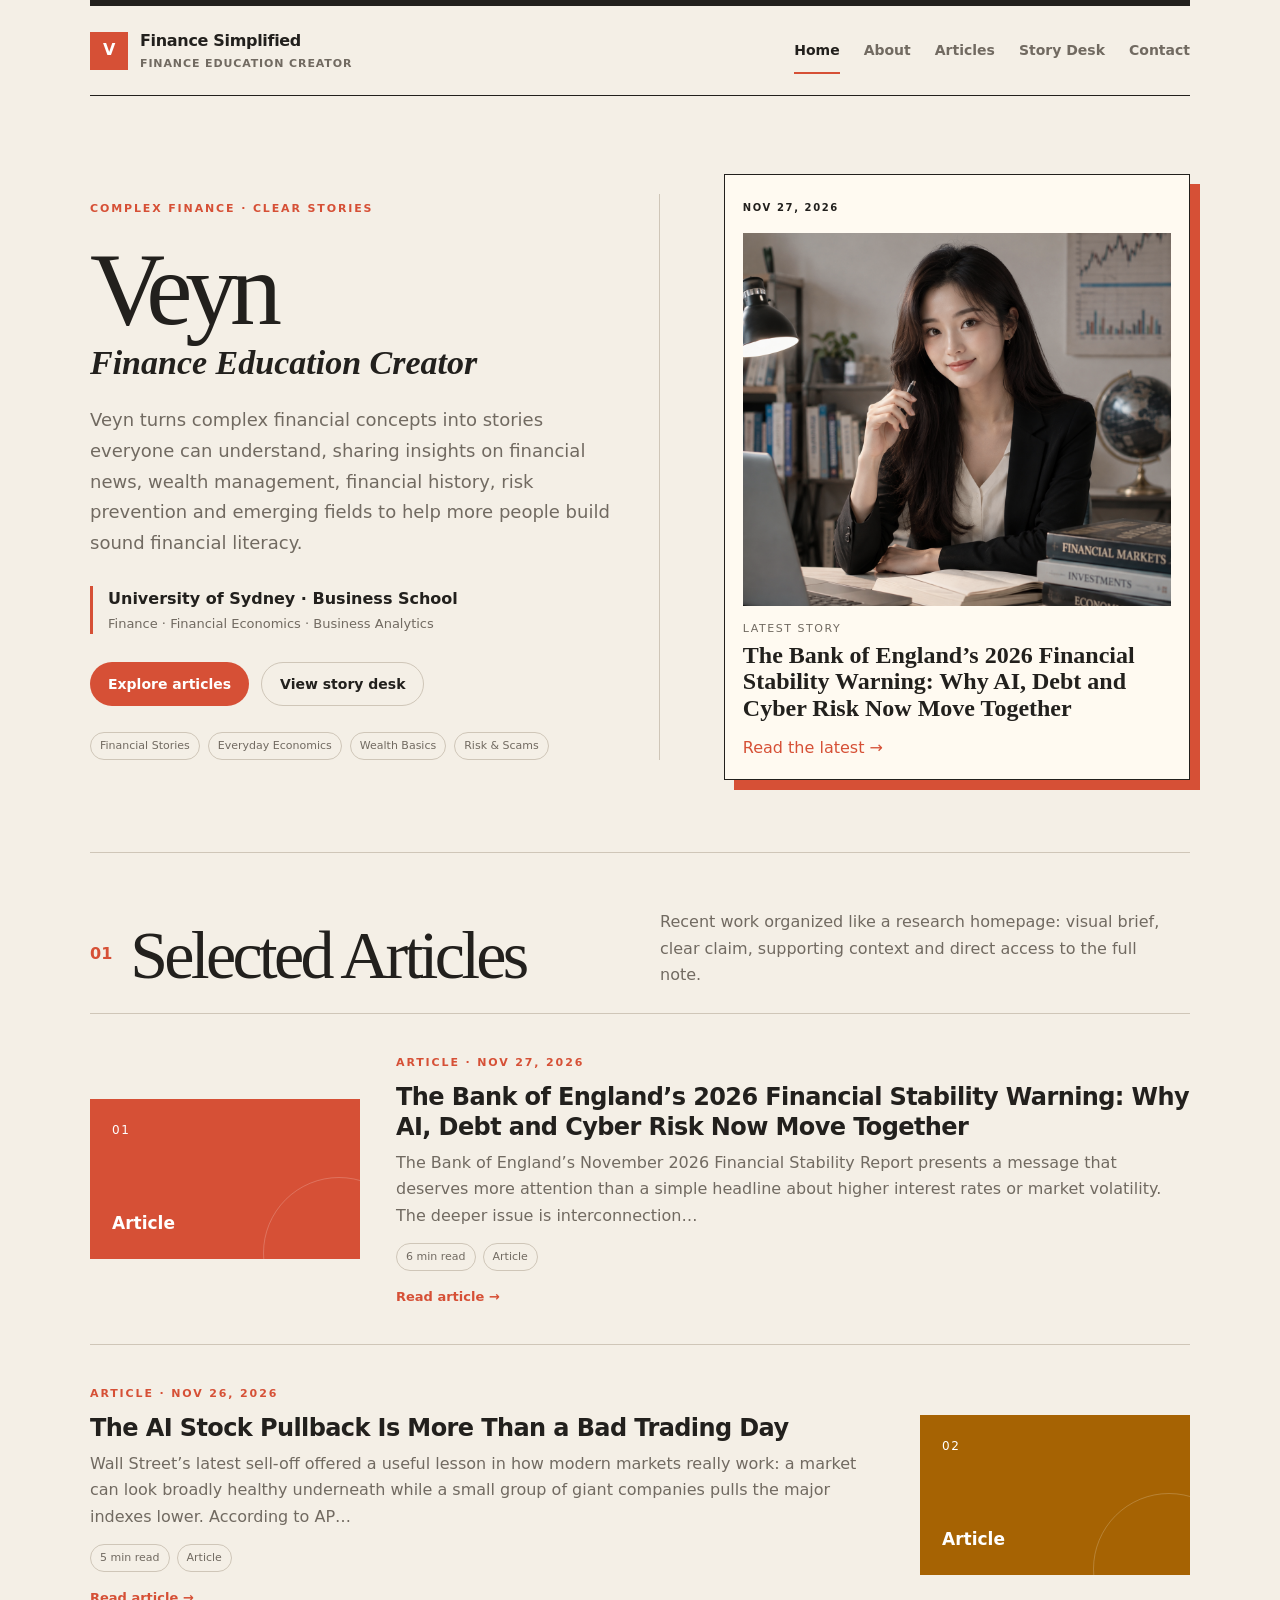
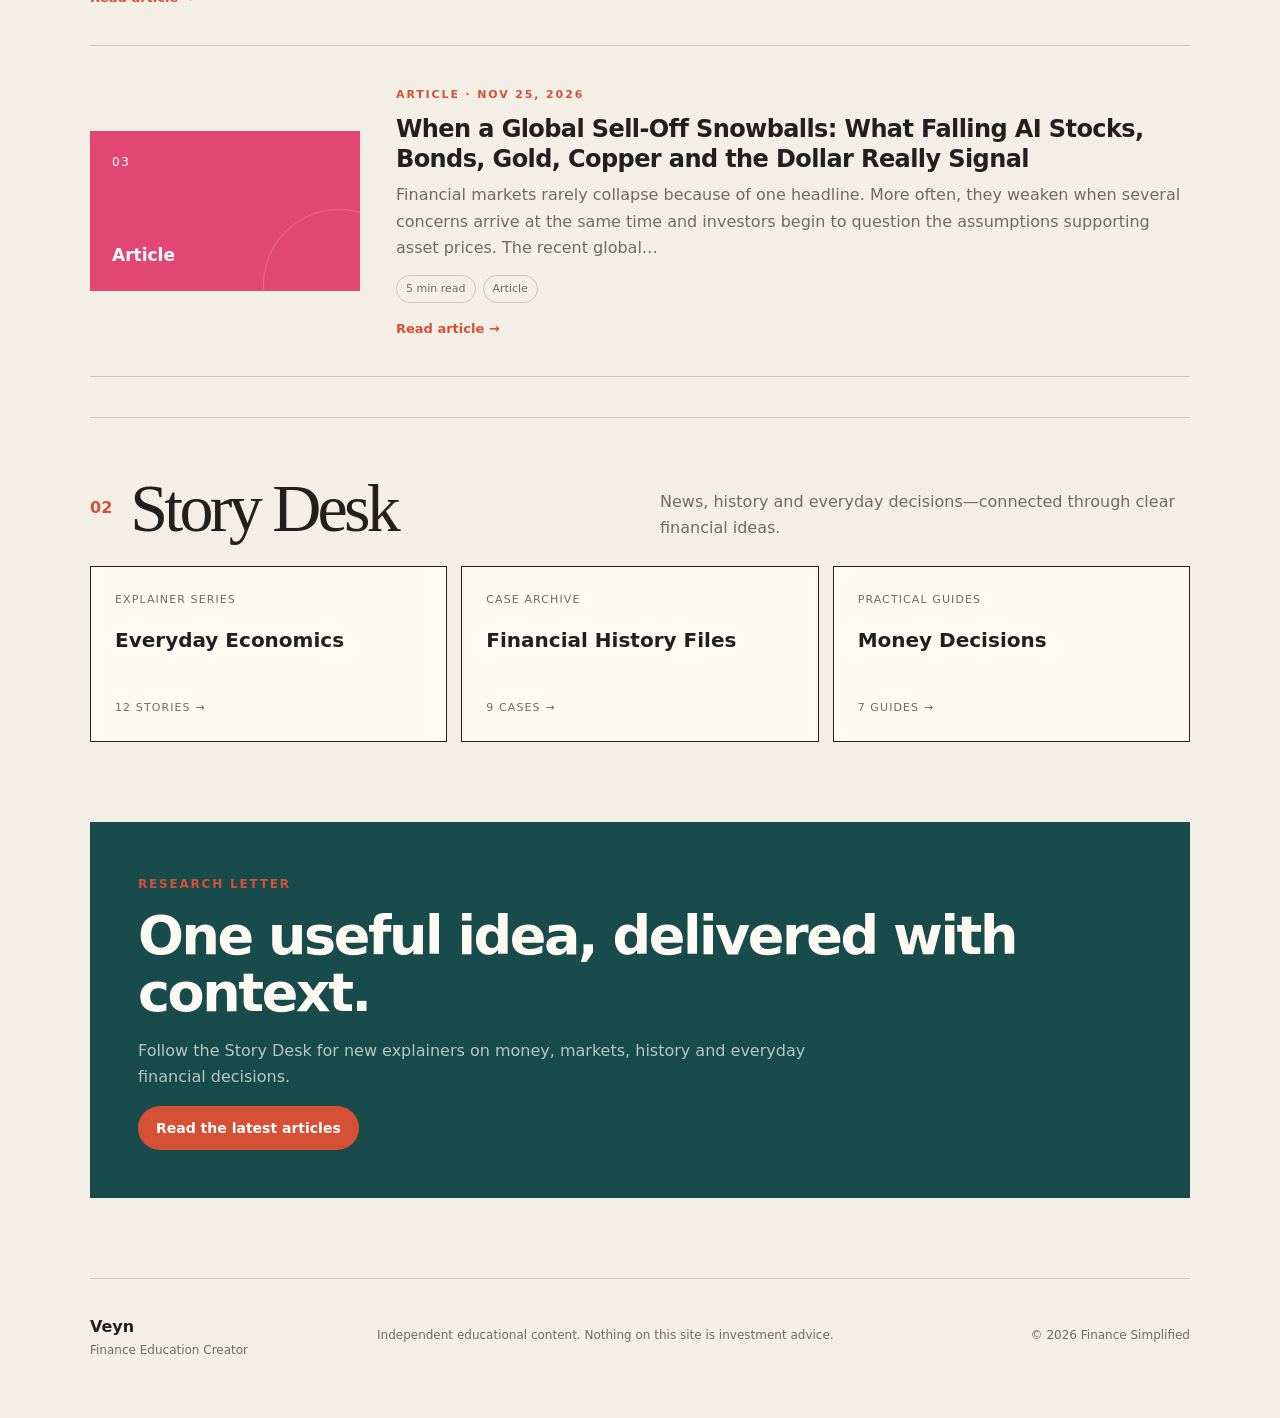
<file: index.html>
<!doctype html>
<html lang="en">
<head>
  <meta charset="utf-8">
  <meta name="viewport" content="width=device-width, initial-scale=1">
  <meta name="description" content="Veyn — Finance Education Creator, articles and research.">
  <meta name="theme-color" content="#10141f">
  <title>Home · Veyn</title>
  <link rel="stylesheet" href="css/main.css">
  <link rel="stylesheet" href="css/theme.css">
  <link rel="stylesheet" href="css/responsive.css?v=20260813">
  <script src="config.js"></script>
  <script src="js/main.js" defer></script>
</head>
<body class="theme-editorial">
  <a class="skip-link" href="#content">Skip to content</a>
  <div class="site-shell">
    <header class="site-header"><a class="brand" href="index.html"><span class="brand-mark">V</span><span>Finance Simplified<small>Finance Education Creator</small></span></a><button class="nav-toggle" aria-expanded="false" aria-label="Toggle navigation">Menu</button><nav><a href="index.html" aria-current="page">Home</a><a href="about.html">About</a><a href="articles.html">Articles</a><a href="research.html">Story Desk</a><a href="contact.html">Contact</a></nav></header>
    <main id="content"><section class="hero"><div class="hero-copy"><span class="kicker">COMPLEX FINANCE · CLEAR STORIES</span><p class="hero-name">Veyn</p><h1>Finance Education Creator</h1><p class="lead">Veyn turns complex financial concepts into stories everyone can understand, sharing insights on financial news, wealth management, financial history, risk prevention and emerging fields to help more people build sound financial literacy.</p><p class="school"><strong>University of Sydney · Business School</strong><span>Finance · Financial Economics · Business Analytics</span></p><div class="hero-links"><a class="button" href="articles.html">Explore articles</a><a class="button ghost" href="research.html">View story desk</a></div><div class="topic-row"><span>Financial Stories</span><span>Everyday Economics</span><span>Wealth Basics</span><span>Risk & Scams</span></div></div><aside class="issue-card"><span id="latest-issue-date">LATEST ISSUE</span><img src="assets/avatar.png" alt="Portrait of Veyn"><p>Latest story</p><strong id="latest-issue-title">Fresh financial ideas, clearly explained</strong><a id="latest-issue-link" href="articles.html">Read the latest →</a></aside></section>
  <section class="section-intro"><div><span class="section-no">01</span><h2>Selected Articles</h2></div><p>Recent work organized like a research homepage: visual brief, clear claim, supporting context and direct access to the full note.</p></section>
  <section id="latest-articles" class="publication-list" data-limit="3" aria-live="polite"><p class="loading">Loading recent work…</p></section>
  <section class="section-intro compact"><div><span class="section-no">02</span><h2>Story Desk</h2></div><p>News, history and everyday decisions—connected through clear financial ideas.</p></section>
  <section class="research-preview"><a href="research.html"><span>Explainer series</span><strong>Everyday Economics</strong><small>12 stories →</small></a><a href="research.html"><span>Case archive</span><strong>Financial History Files</strong><small>9 cases →</small></a><a href="research.html"><span>Practical guides</span><strong>Money Decisions</strong><small>7 guides →</small></a></section>
  <section class="newsletter"><span>Research letter</span><h2>One useful idea, delivered with context.</h2><p>Follow the Story Desk for new explainers on money, markets, history and everyday financial decisions.</p><a class="button" href="articles.html">Read the latest articles</a></section><script src="js/content-loader.js" defer></script></main>
    <footer><div><strong>Veyn</strong><span>Finance Education Creator</span></div><p>Independent educational content. Nothing on this site is investment advice.</p><p>© <span data-year></span> Finance Simplified</p></footer>
  </div>
</body>
</html>
</file>
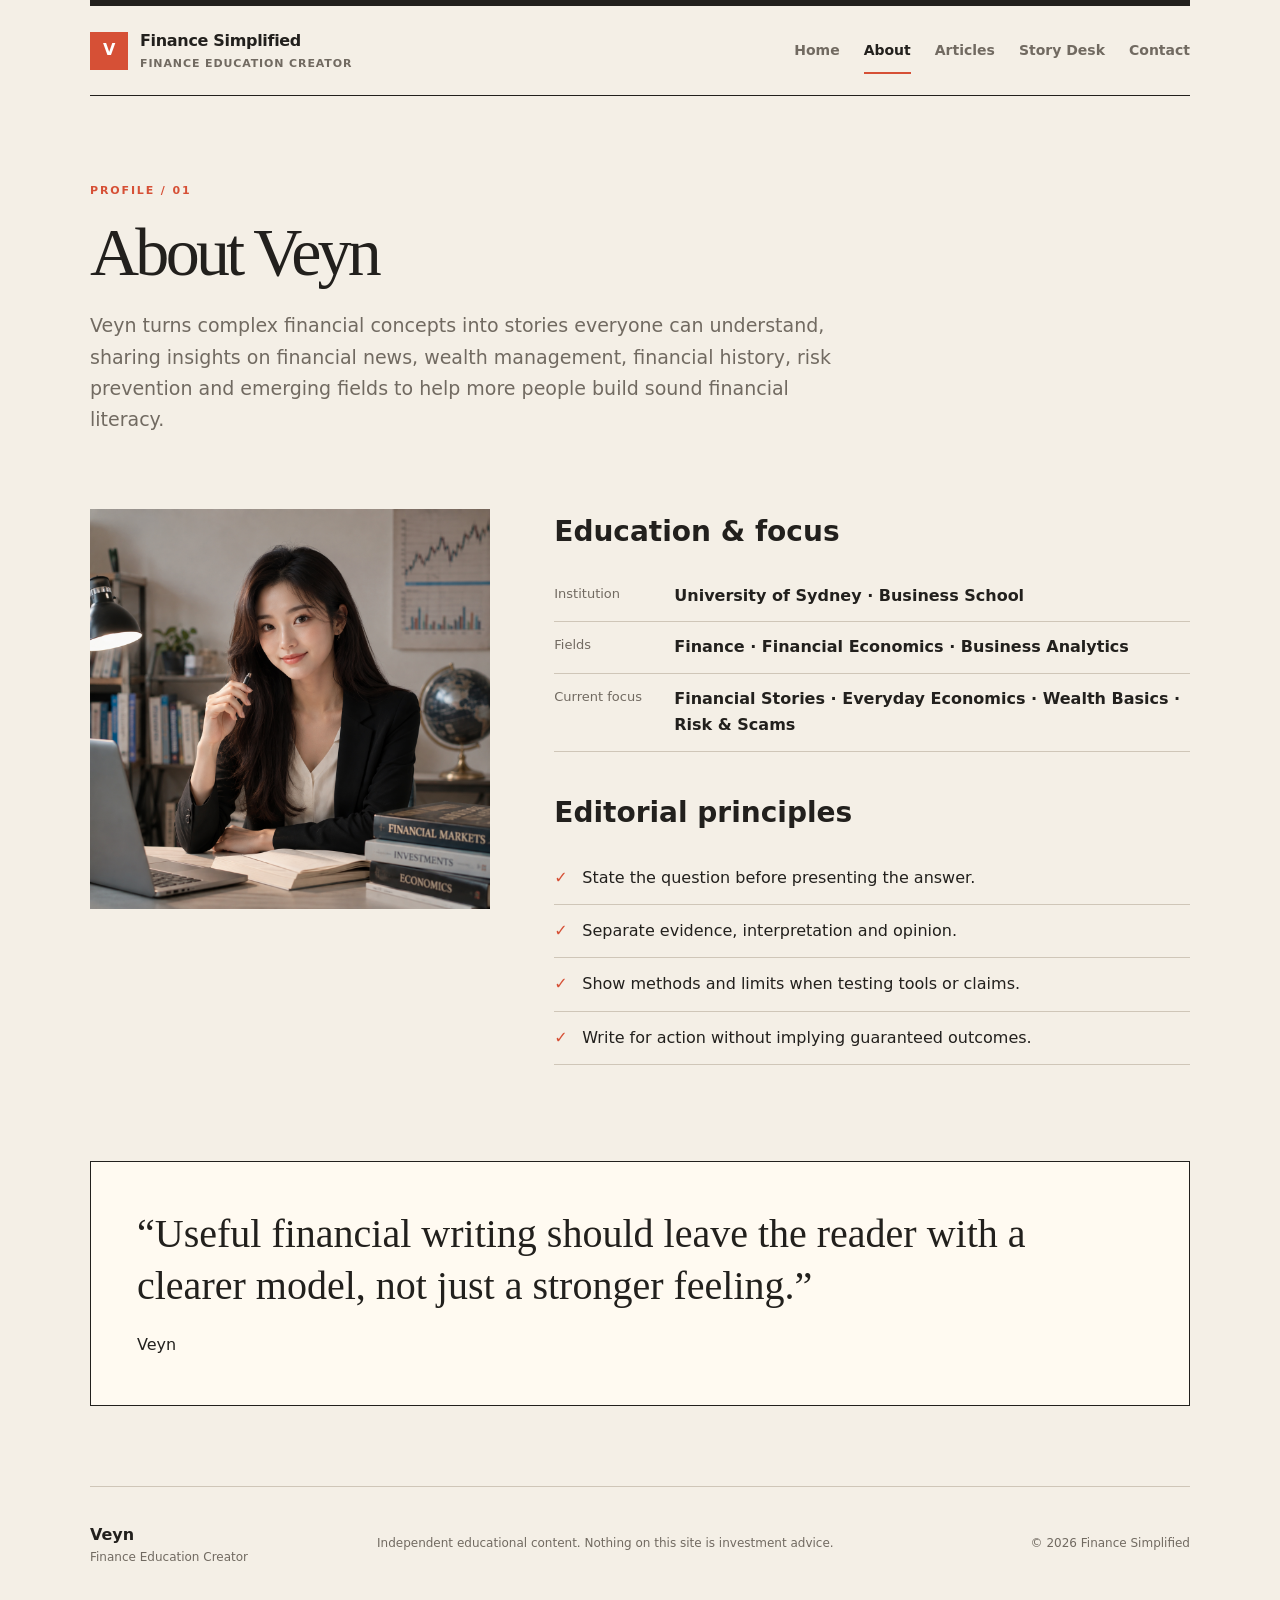
<file: about.html>
<!doctype html>
<html lang="en">
<head>
  <meta charset="utf-8">
  <meta name="viewport" content="width=device-width, initial-scale=1">
  <meta name="description" content="About Veyn, education, focus and editorial principles.">
  <meta name="theme-color" content="#10141f">
  <title>About · Veyn</title>
  <link rel="stylesheet" href="css/main.css">
  <link rel="stylesheet" href="css/theme.css">
  <link rel="stylesheet" href="css/responsive.css?v=20260813">
  <script src="config.js"></script>
  <script src="js/main.js" defer></script>
</head>
<body class="theme-editorial">
  <a class="skip-link" href="#content">Skip to content</a>
  <div class="site-shell">
    <header class="site-header"><a class="brand" href="index.html"><span class="brand-mark">V</span><span>Finance Simplified<small>Finance Education Creator</small></span></a><button class="nav-toggle" aria-expanded="false" aria-label="Toggle navigation">Menu</button><nav><a href="index.html">Home</a><a href="about.html" aria-current="page">About</a><a href="articles.html">Articles</a><a href="research.html">Story Desk</a><a href="contact.html">Contact</a></nav></header>
    <main id="content"><section class="page-hero"><span class="kicker">PROFILE / 01</span><h1>About Veyn</h1><p>Veyn turns complex financial concepts into stories everyone can understand, sharing insights on financial news, wealth management, financial history, risk prevention and emerging fields to help more people build sound financial literacy.</p></section><section class="about-grid"><img src="assets/avatar.png" alt="Veyn profile visual"><div><h2>Education & focus</h2><dl><dt>Institution</dt><dd>University of Sydney · Business School</dd><dt>Fields</dt><dd>Finance · Financial Economics · Business Analytics</dd><dt>Current focus</dt><dd>Financial Stories · Everyday Economics · Wealth Basics · Risk & Scams</dd></dl><h2>Editorial principles</h2><ul class="principles"><li>State the question before presenting the answer.</li><li>Separate evidence, interpretation and opinion.</li><li>Show methods and limits when testing tools or claims.</li><li>Write for action without implying guaranteed outcomes.</li></ul></div></section><section class="quote"><p>“Useful financial writing should leave the reader with a clearer model, not just a stronger feeling.”</p><span>Veyn</span></section></main>
    <footer><div><strong>Veyn</strong><span>Finance Education Creator</span></div><p>Independent educational content. Nothing on this site is investment advice.</p><p>© <span data-year></span> Finance Simplified</p></footer>
  </div>
</body>
</html>
</file>
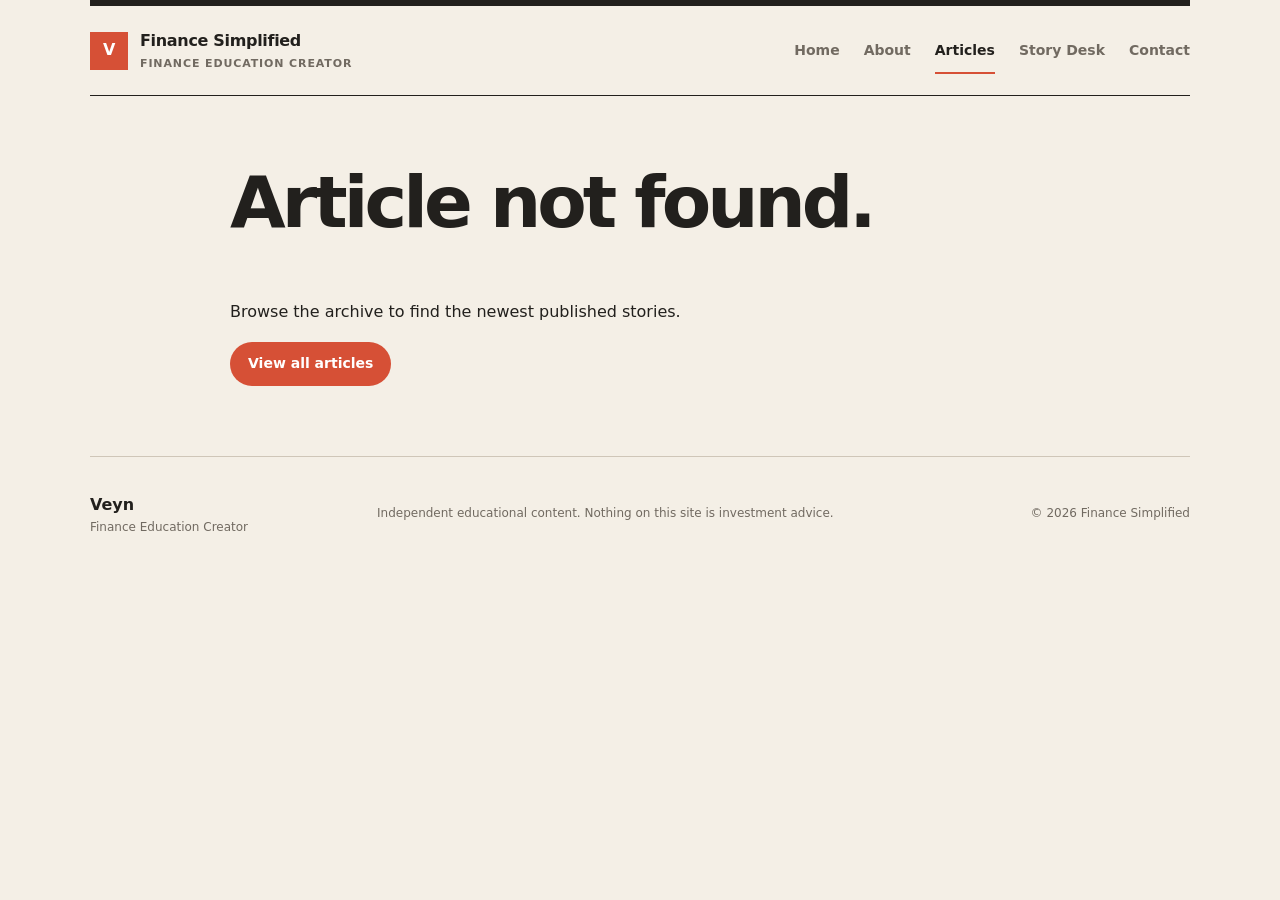
<file: article.html>
<!doctype html>
<html lang="en">
<head>
  <meta charset="utf-8">
  <meta name="viewport" content="width=device-width, initial-scale=1">
  <meta name="description" content="Veyn article.">
  <meta name="theme-color" content="#10141f">
  <title>Article · Veyn</title>
  <link rel="stylesheet" href="css/main.css">
  <link rel="stylesheet" href="css/theme.css">
  <link rel="stylesheet" href="css/responsive.css?v=20260813">
  <script src="config.js"></script>
  <script src="js/main.js" defer></script>
</head>
<body class="theme-editorial">
  <a class="skip-link" href="#content">Skip to content</a>
  <div class="site-shell">
    <header class="site-header"><a class="brand" href="index.html"><span class="brand-mark">V</span><span>Finance Simplified<small>Finance Education Creator</small></span></a><button class="nav-toggle" aria-expanded="false" aria-label="Toggle navigation">Menu</button><nav><a href="index.html">Home</a><a href="about.html">About</a><a href="articles.html" aria-current="page">Articles</a><a href="research.html">Story Desk</a><a href="contact.html">Contact</a></nav></header>
    <main id="content"><article id="article-detail" class="article-detail"><p class="loading">Loading article data…</p></article><script src="js/article.js" defer></script></main>
    <footer><div><strong>Veyn</strong><span>Finance Education Creator</span></div><p>Independent educational content. Nothing on this site is investment advice.</p><p>© <span data-year></span> Finance Simplified</p></footer>
  </div>
</body>
</html>
</file>
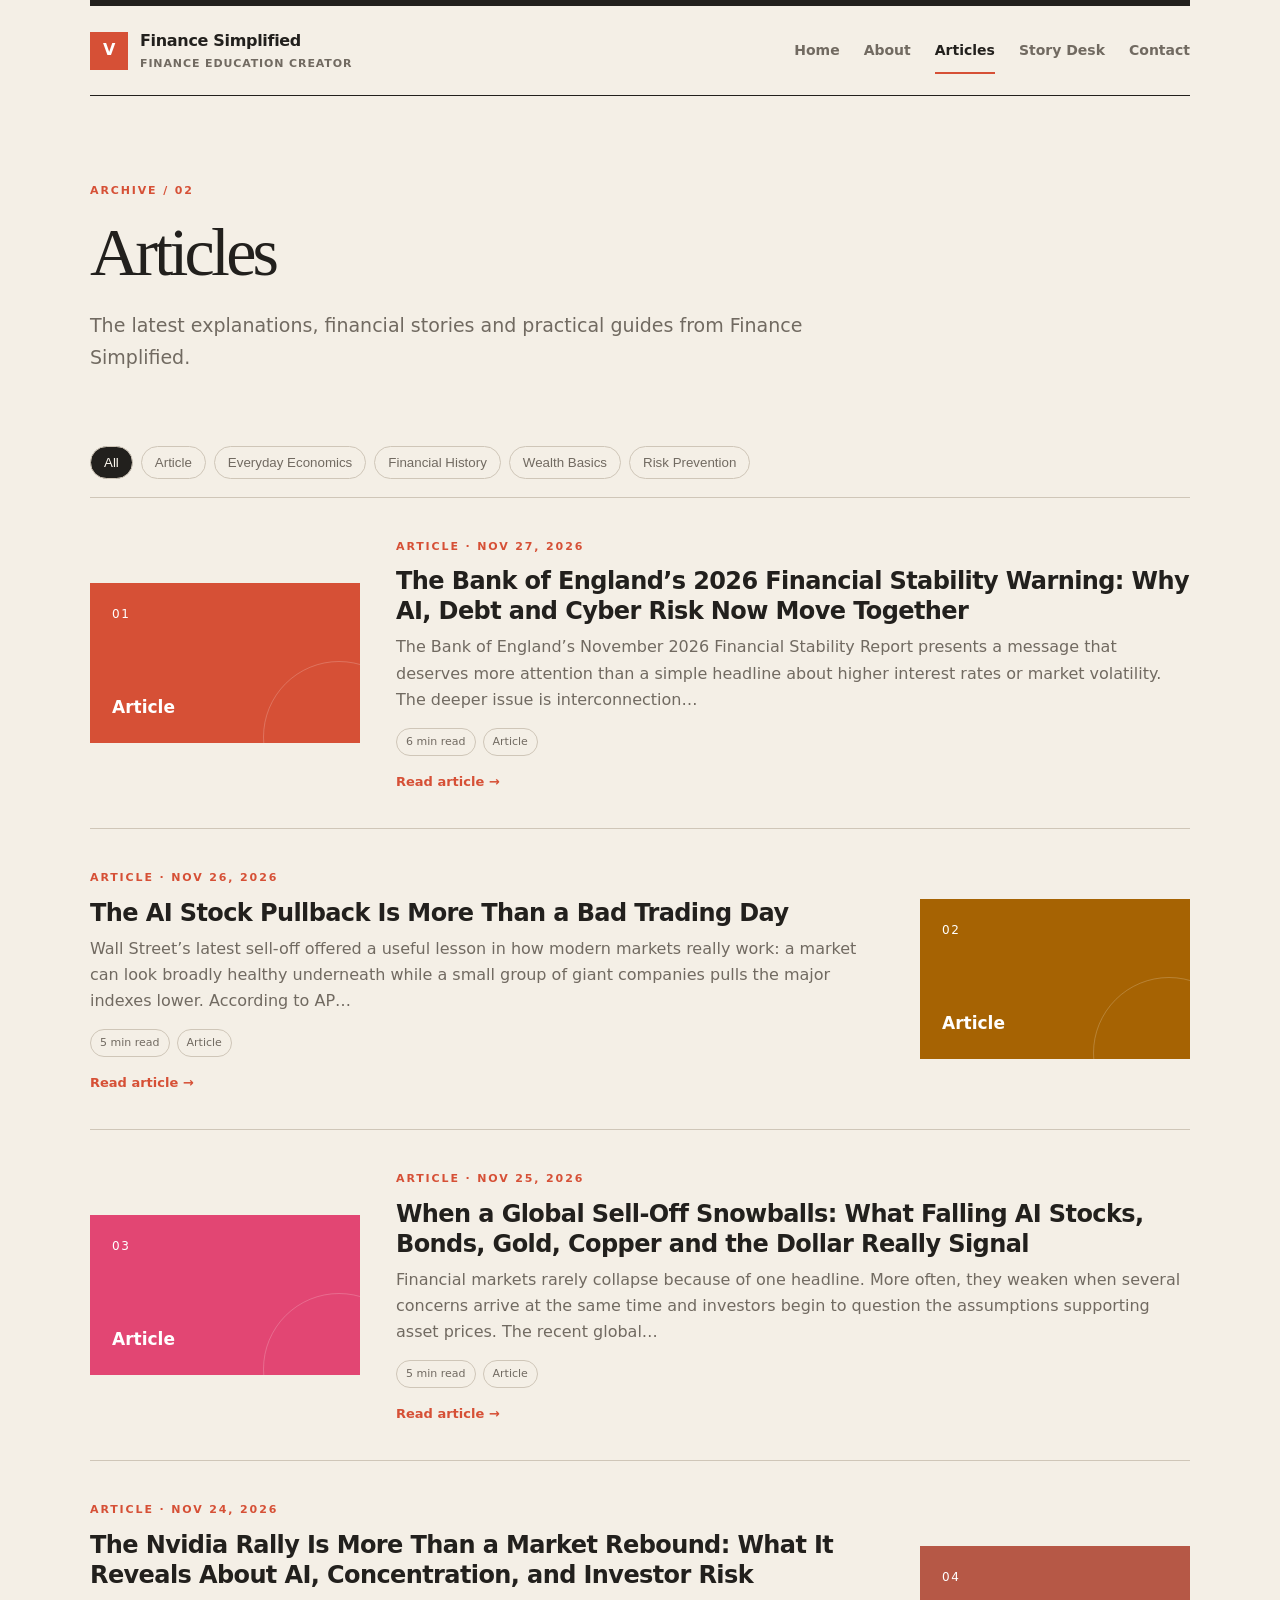
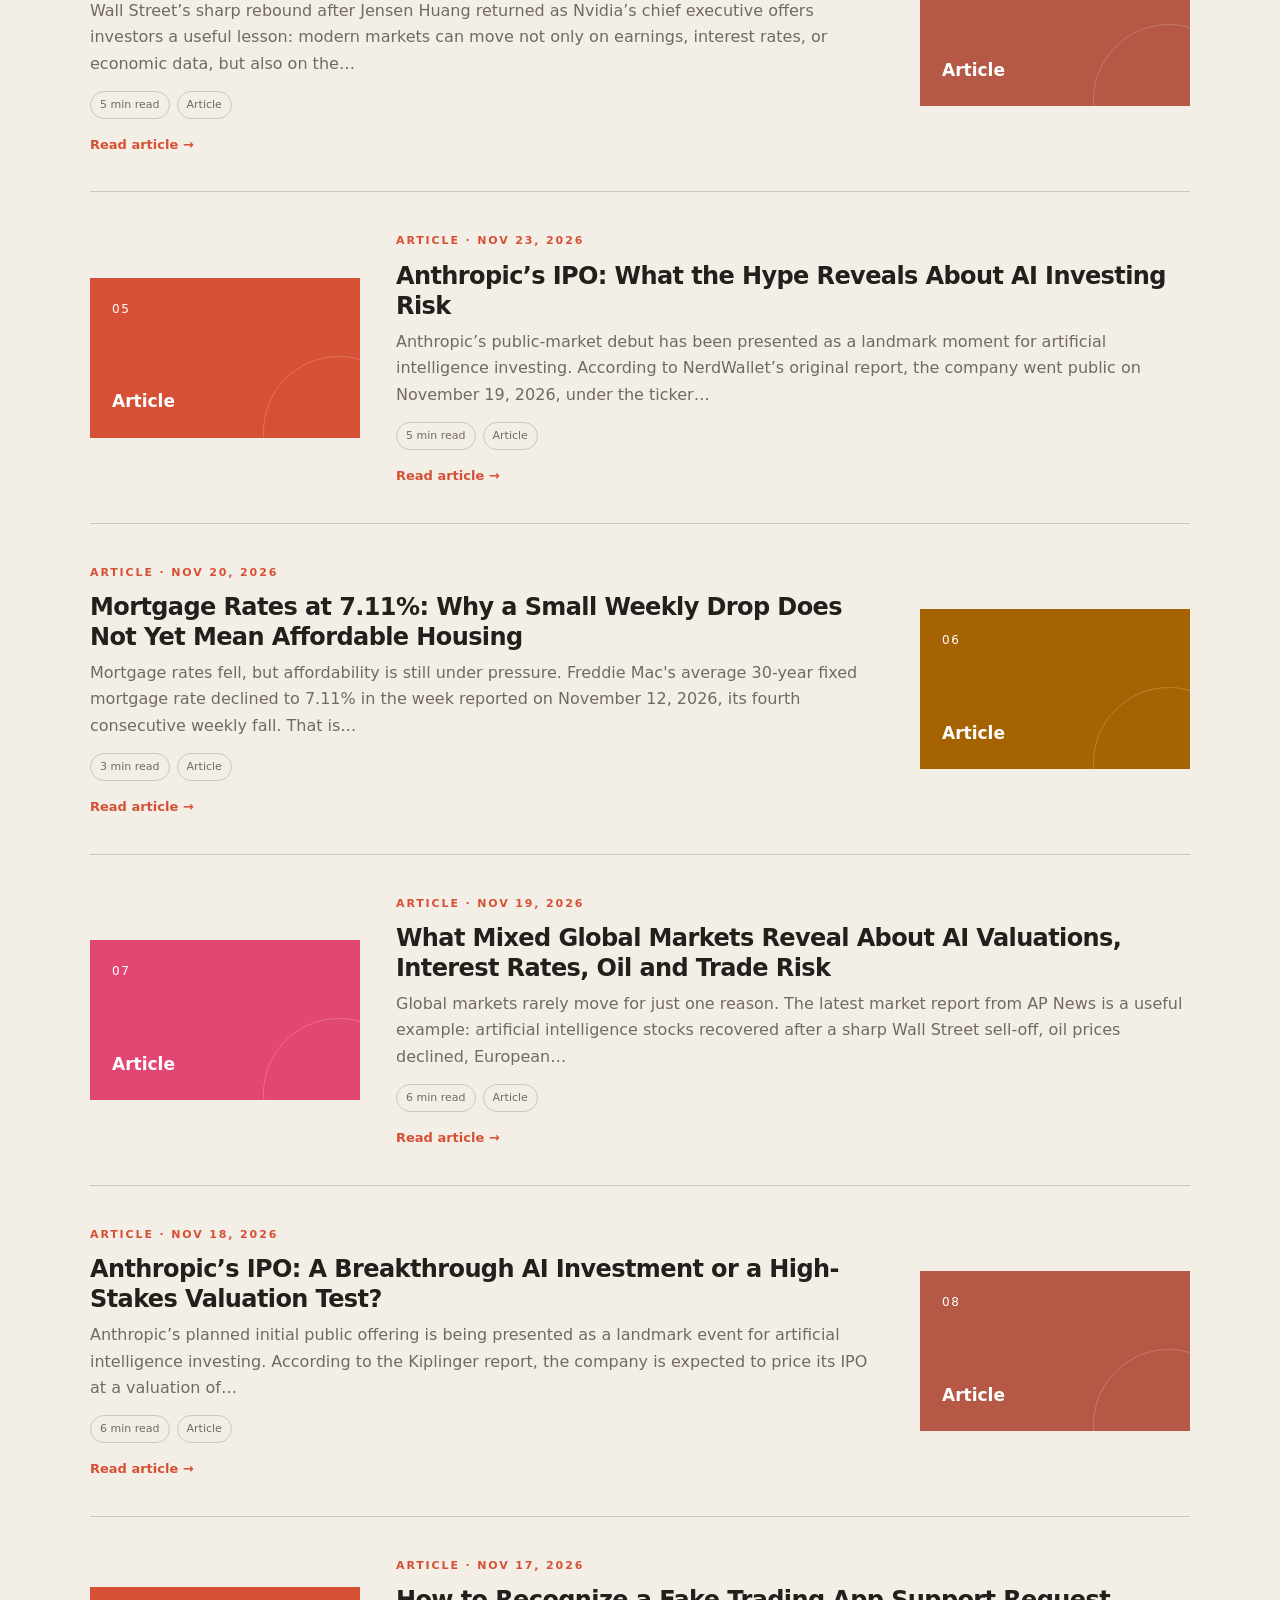
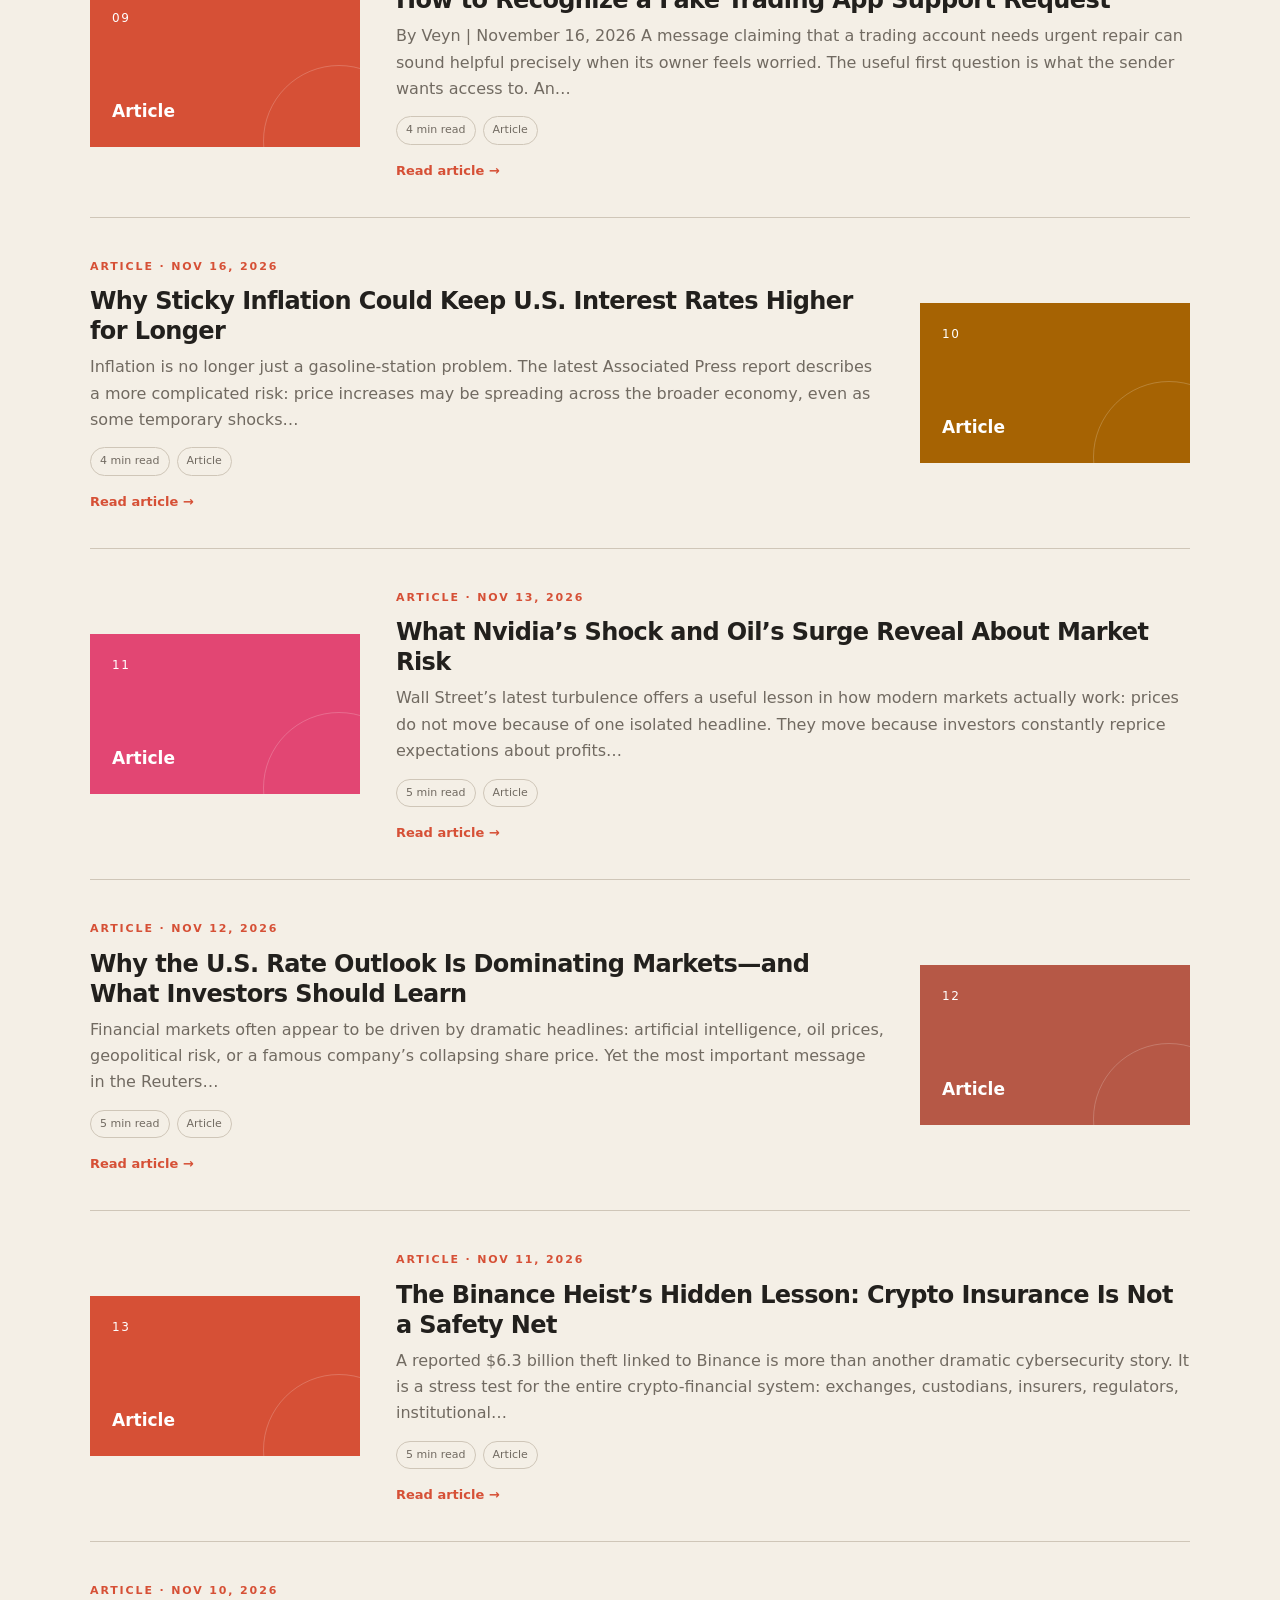
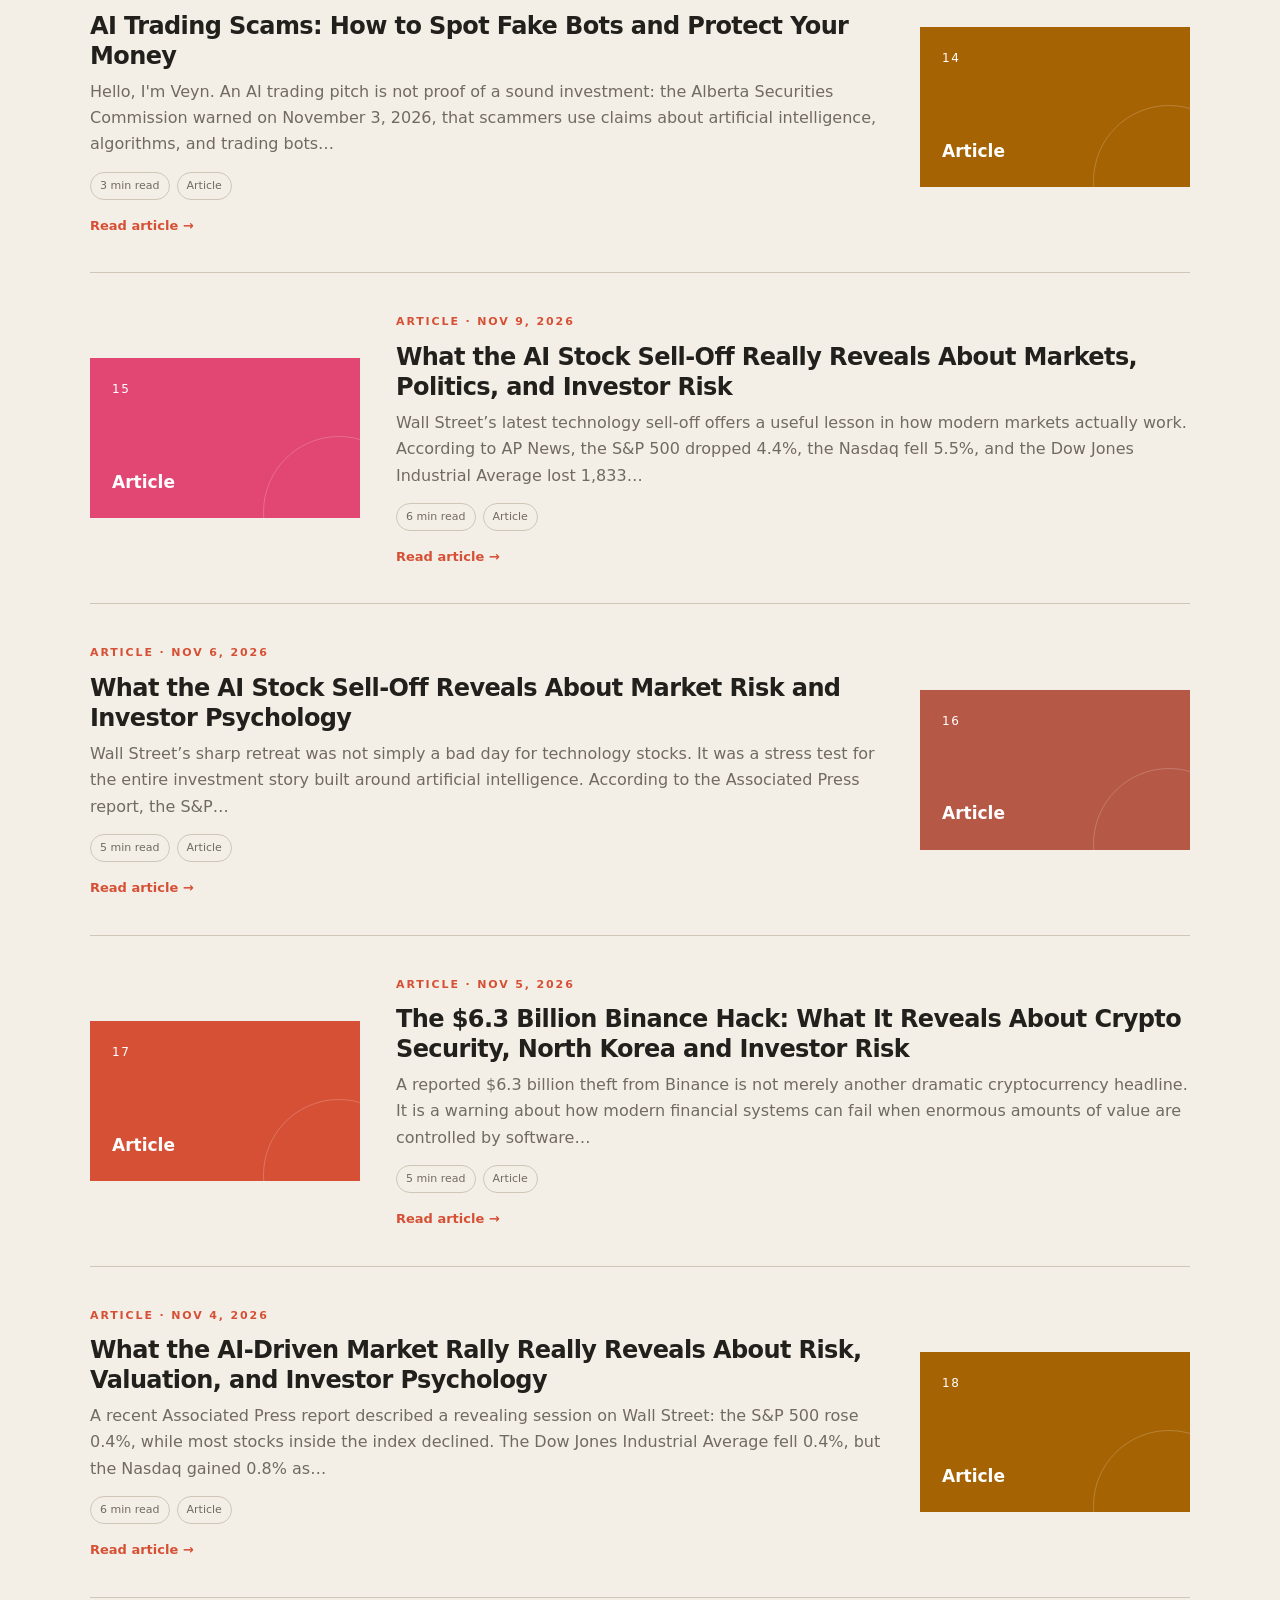
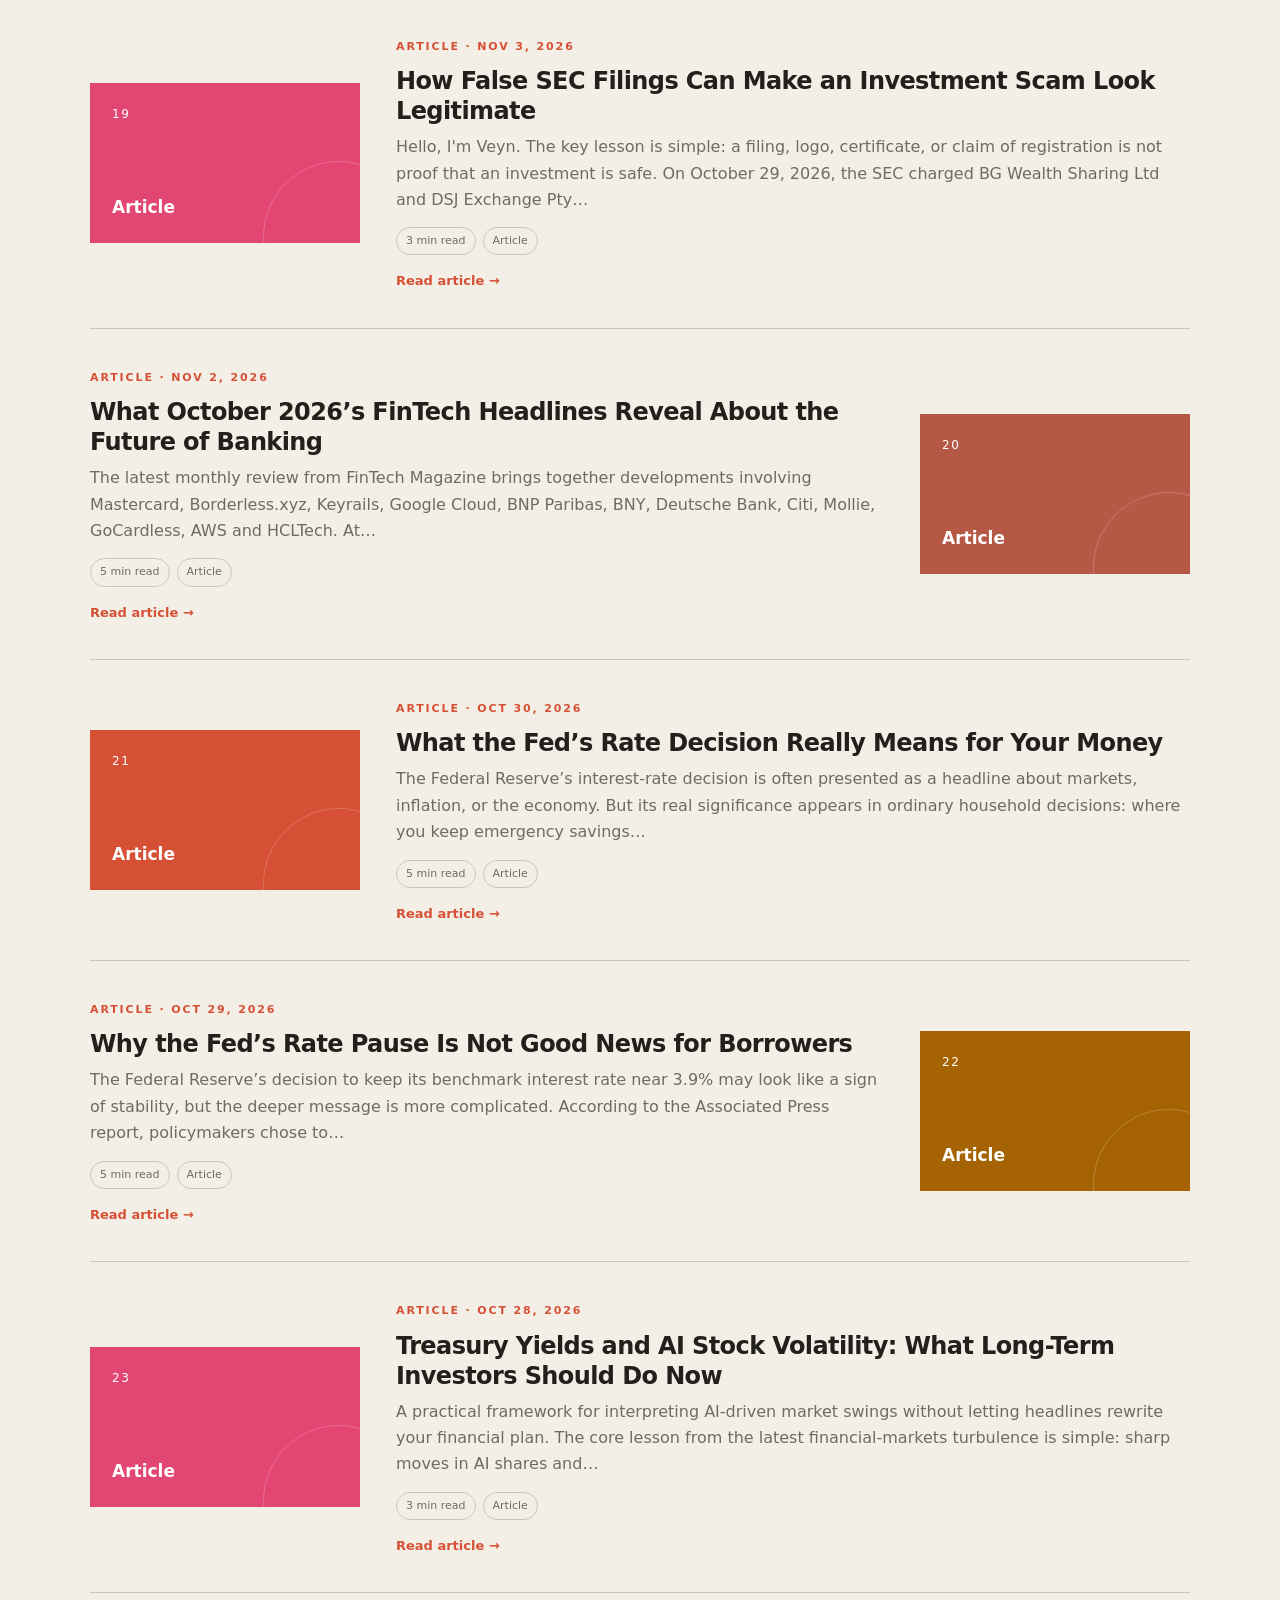
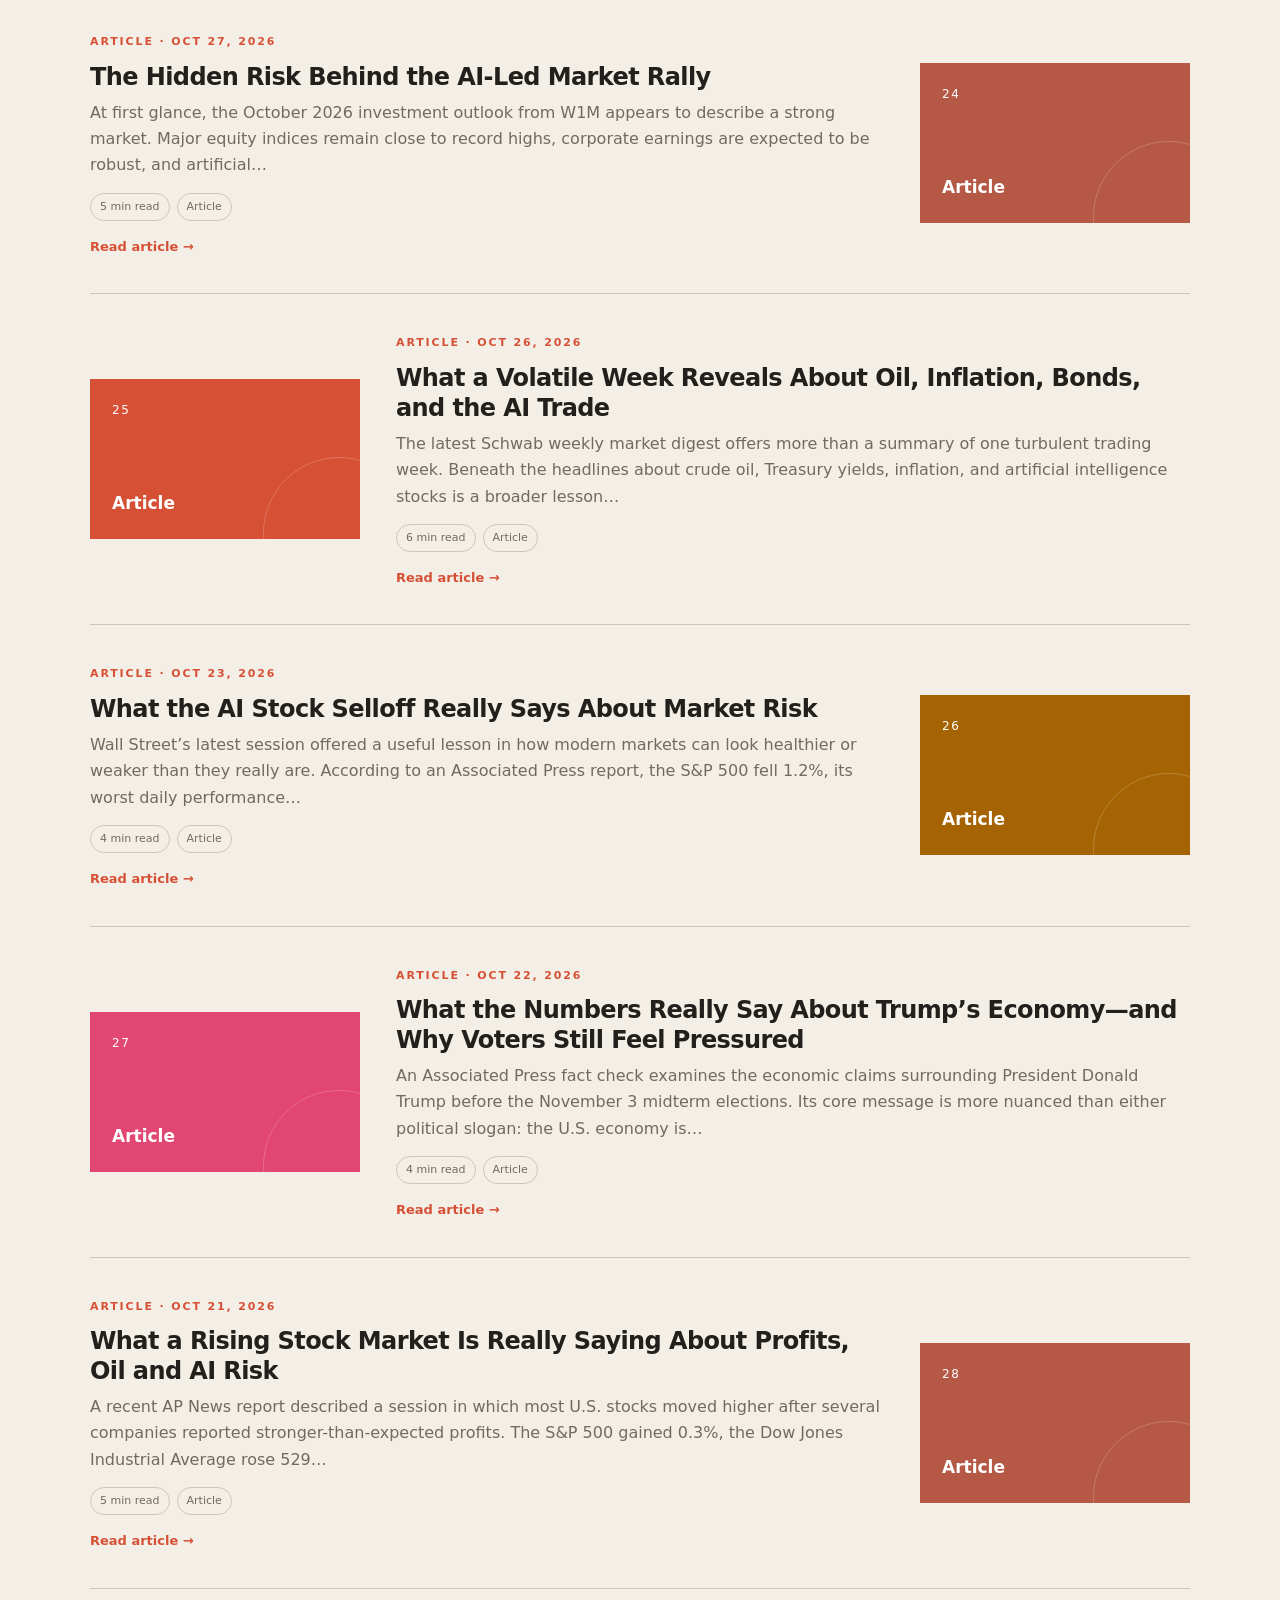
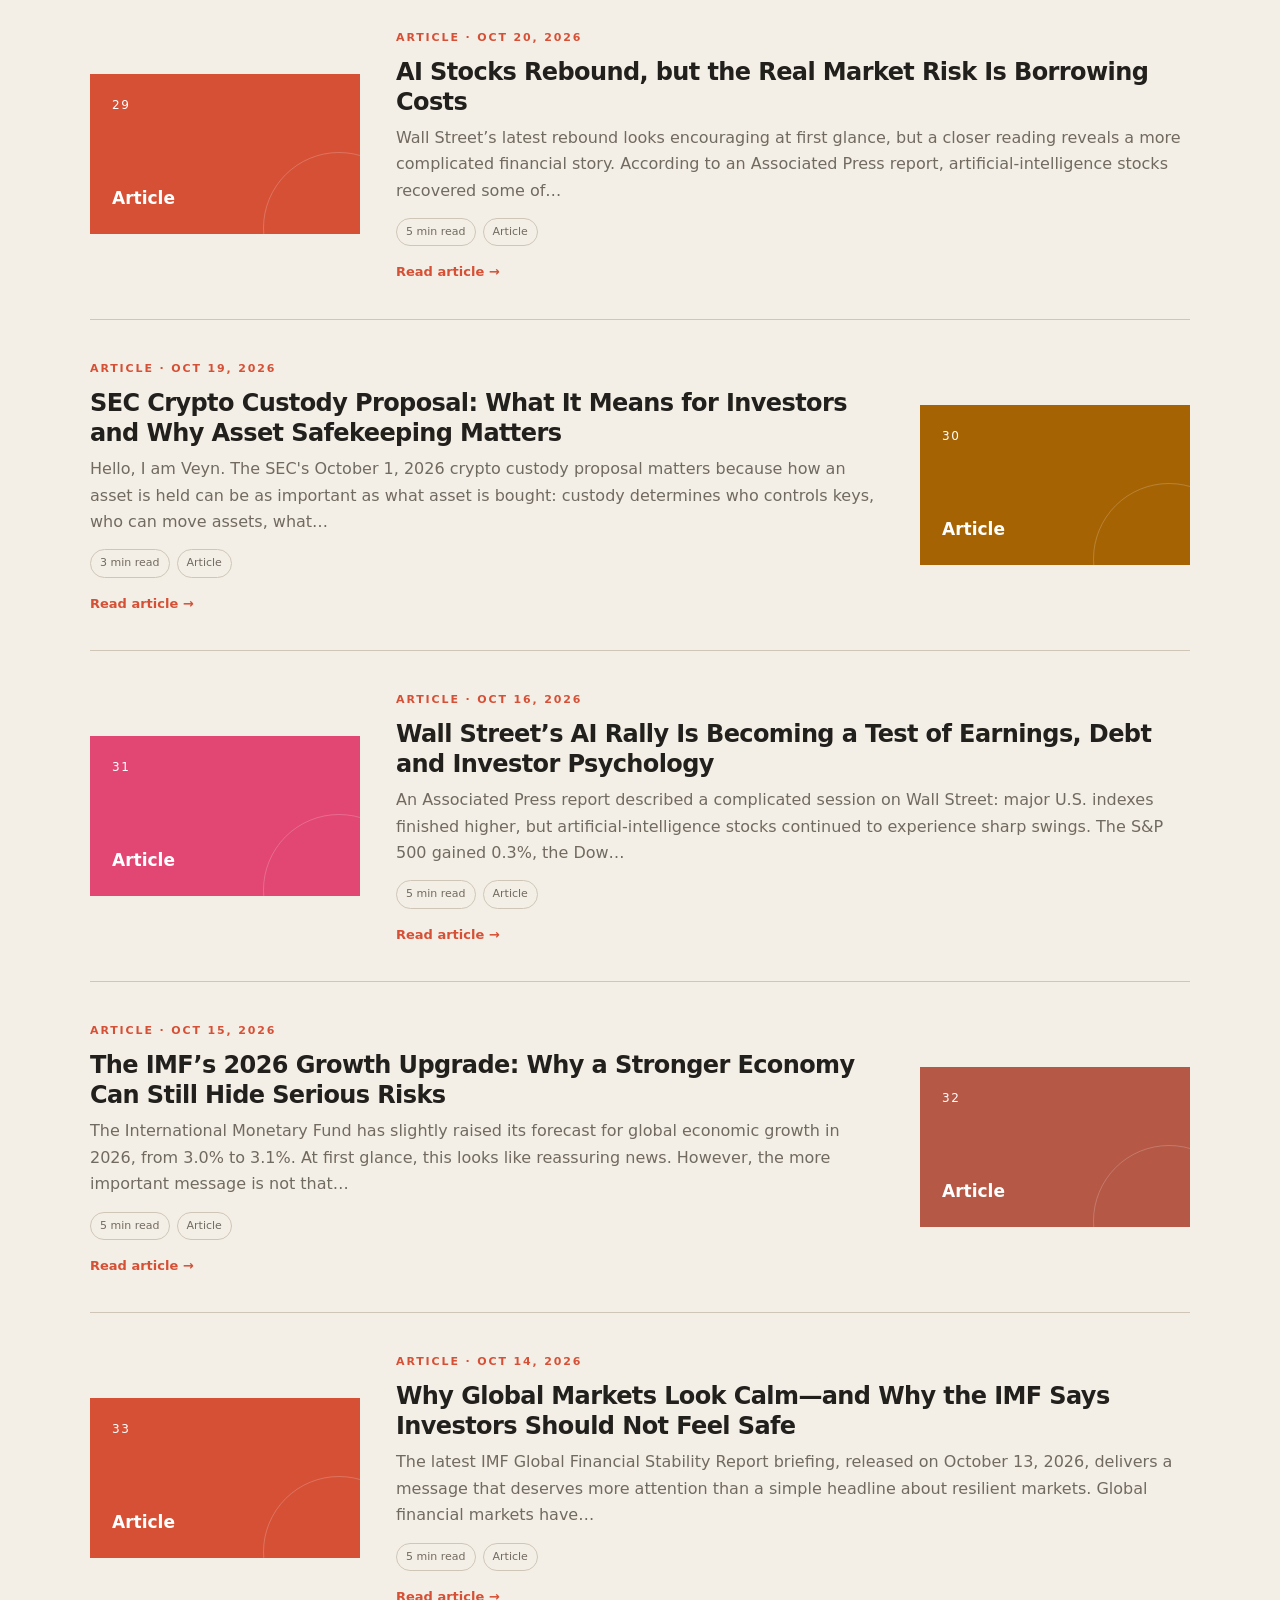
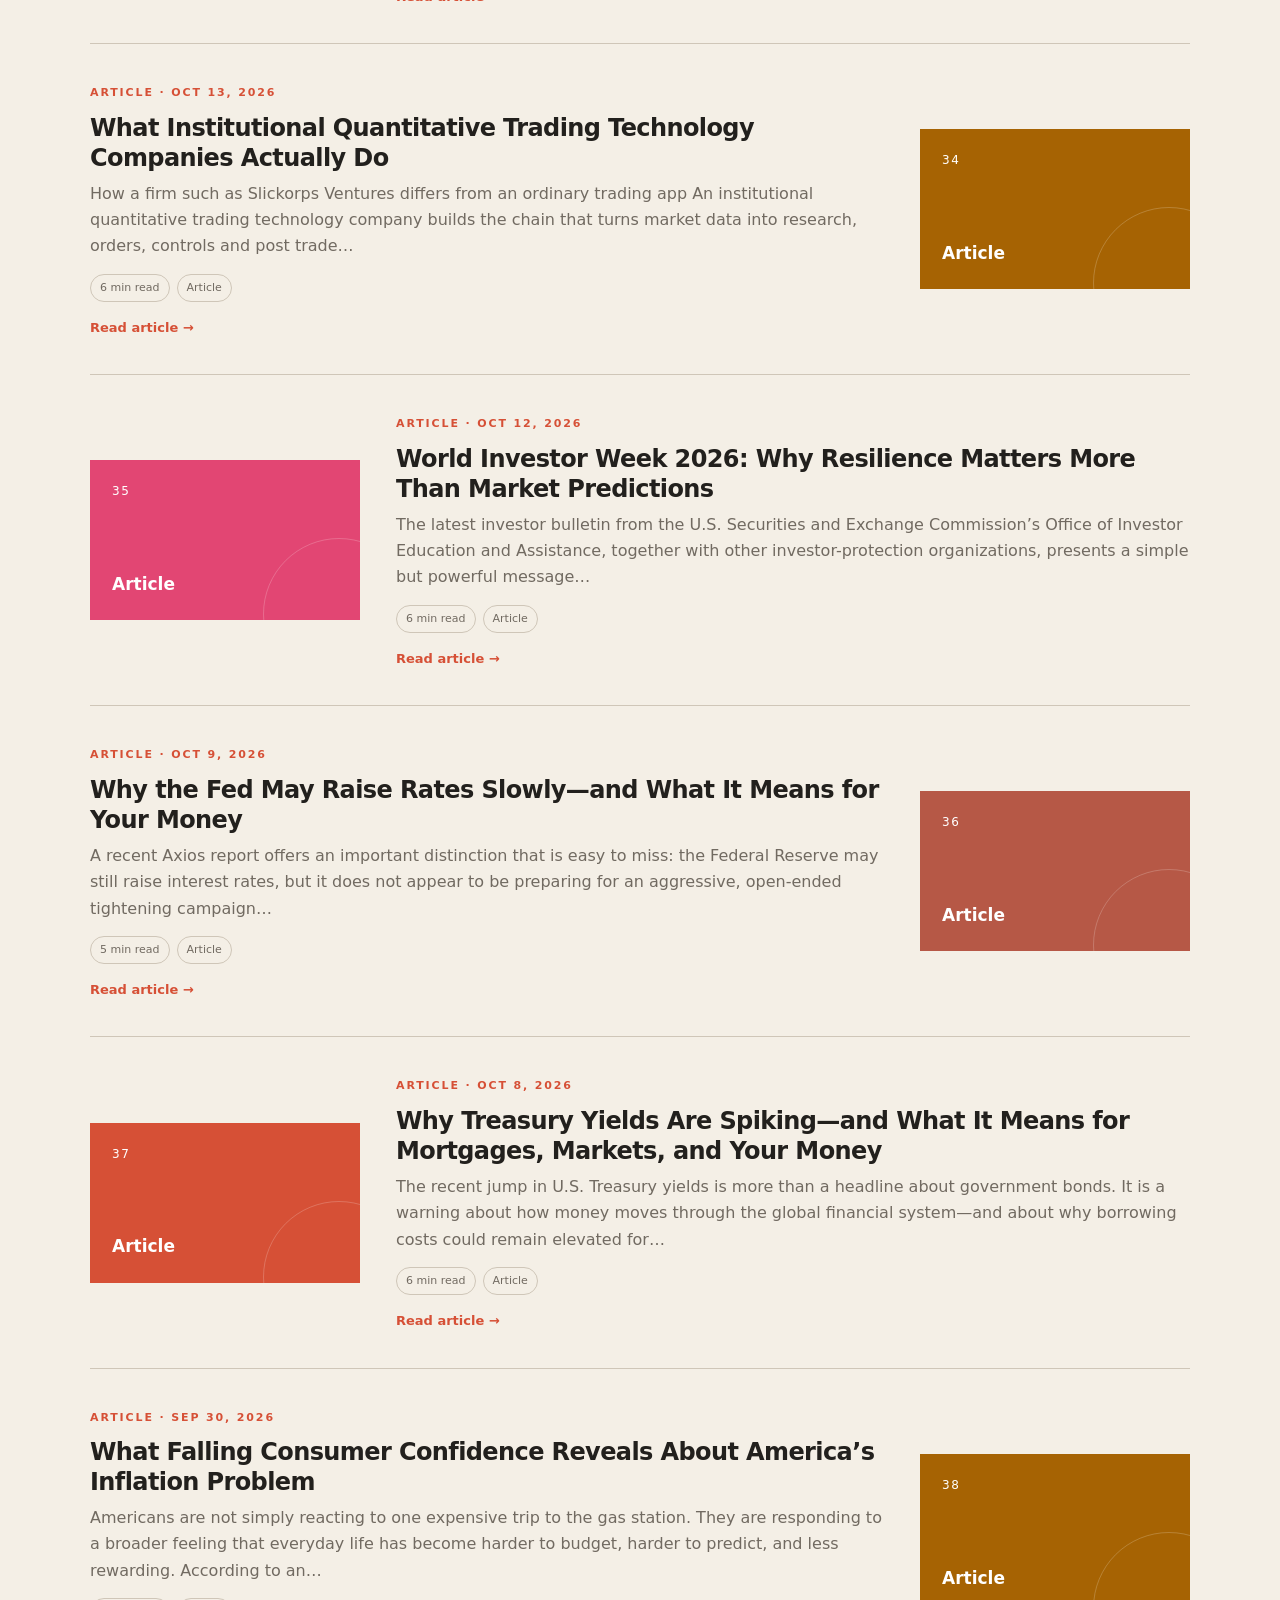
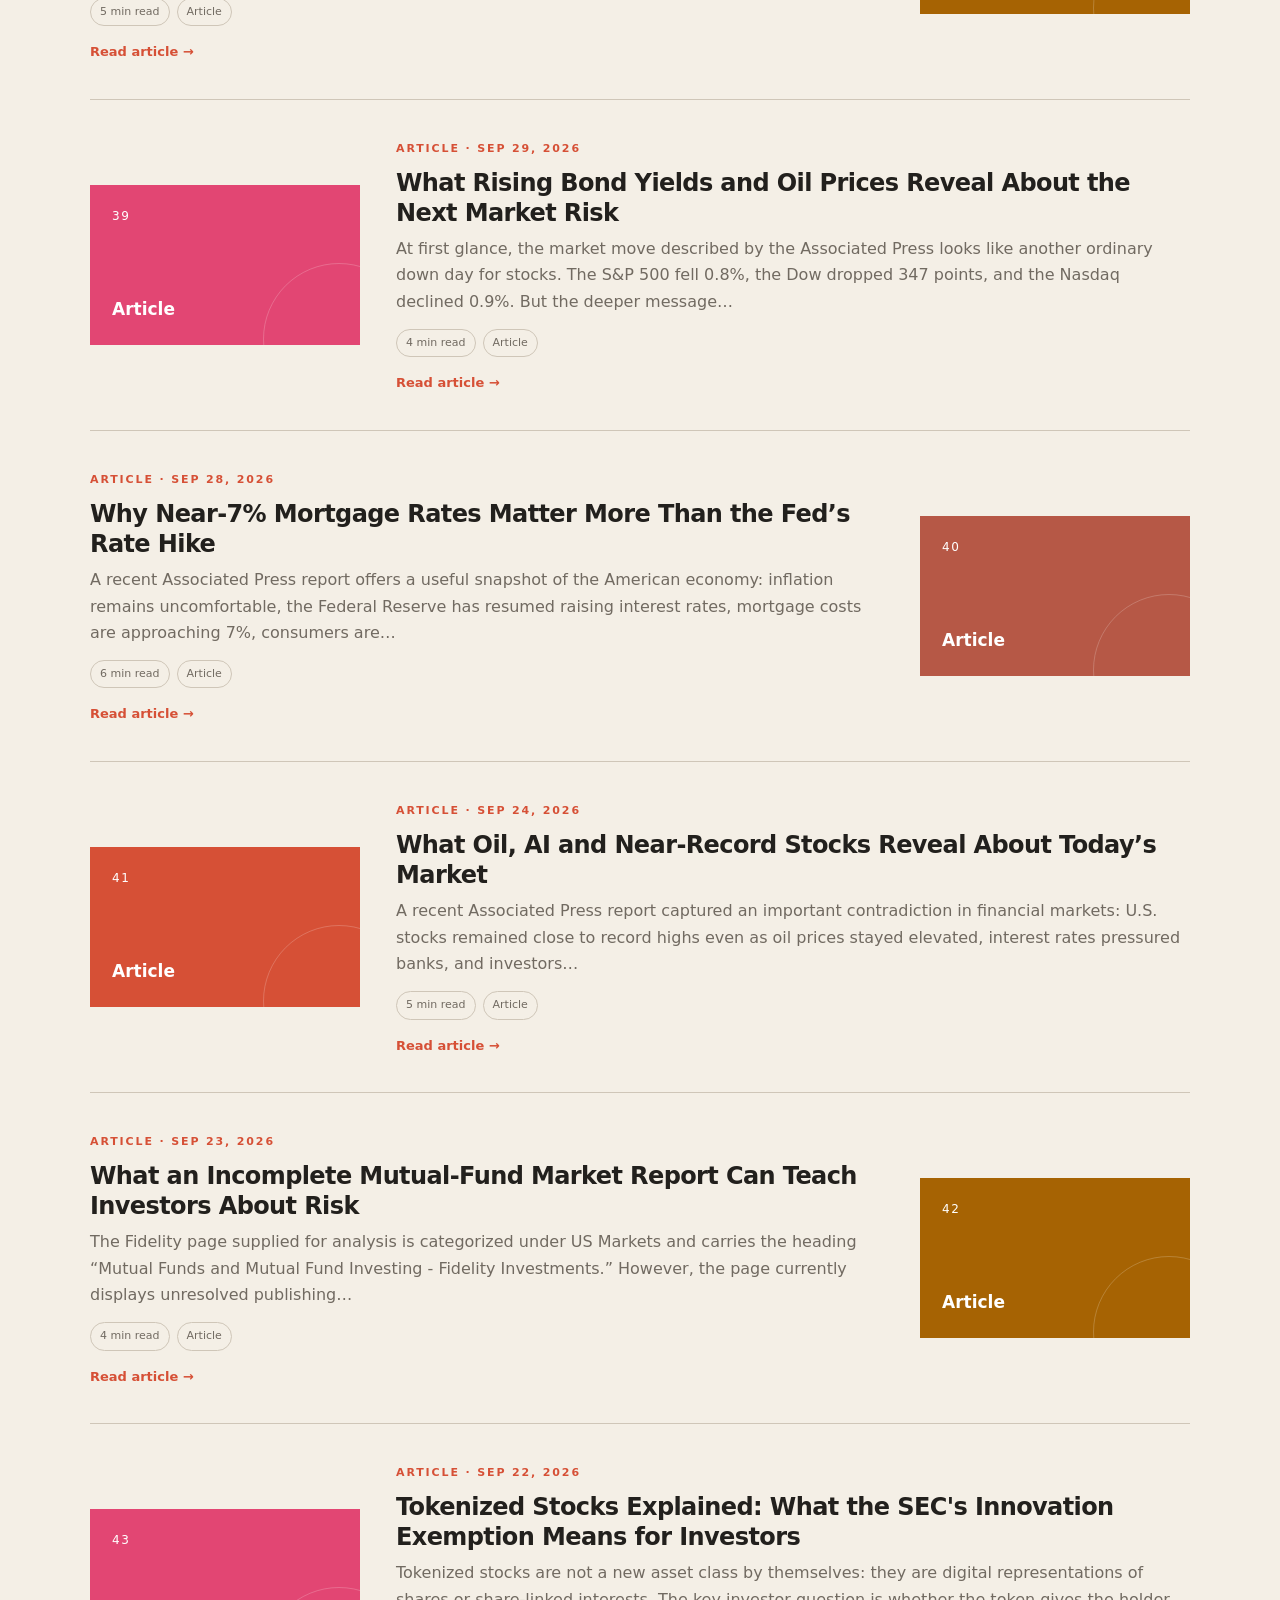
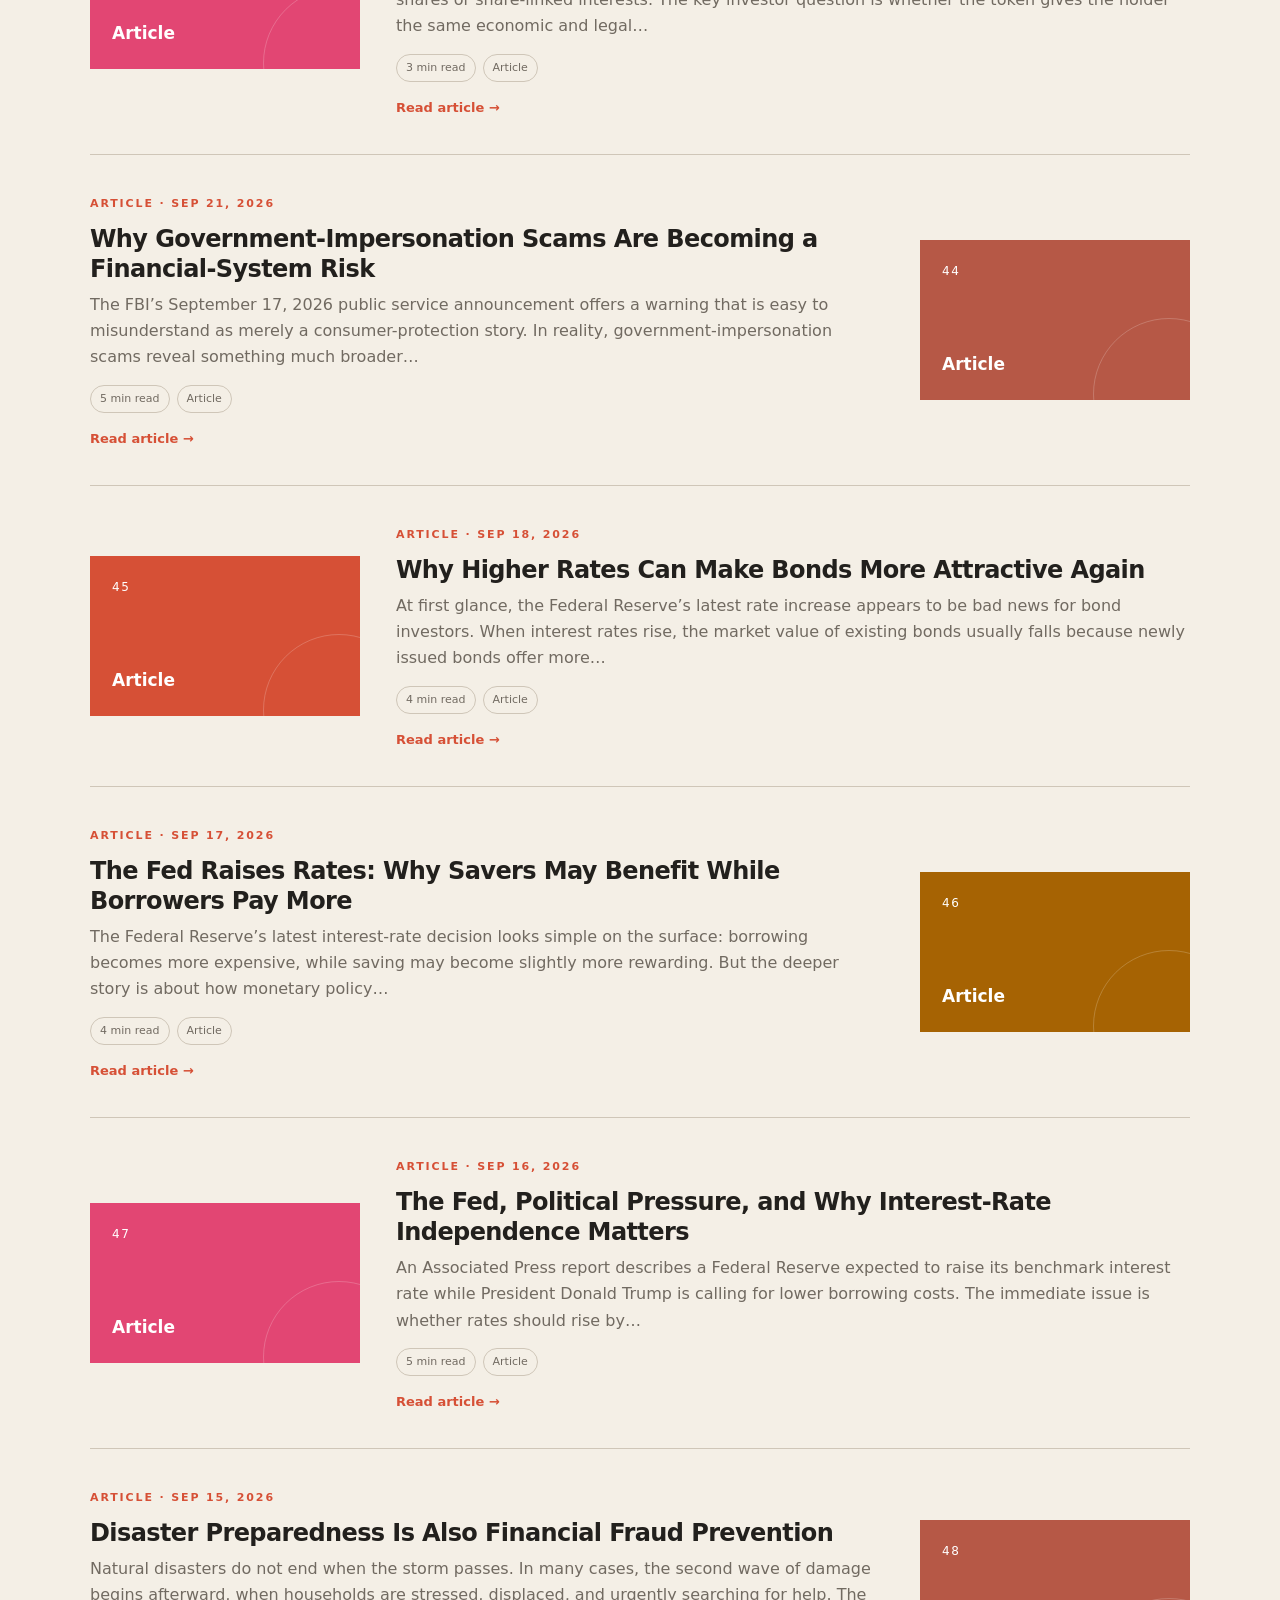
<file: articles.html>
<!doctype html>
<html lang="en">
<head>
  <meta charset="utf-8">
  <meta name="viewport" content="width=device-width, initial-scale=1">
  <meta name="description" content="Veyn's article archive.">
  <meta name="theme-color" content="#10141f">
  <title>Articles · Veyn</title>
  <link rel="stylesheet" href="css/main.css">
  <link rel="stylesheet" href="css/theme.css">
  <link rel="stylesheet" href="css/responsive.css?v=20260813">
  <script src="config.js"></script>
  <script src="js/main.js" defer></script>
</head>
<body class="theme-editorial">
  <a class="skip-link" href="#content">Skip to content</a>
  <div class="site-shell">
    <header class="site-header"><a class="brand" href="index.html"><span class="brand-mark">V</span><span>Finance Simplified<small>Finance Education Creator</small></span></a><button class="nav-toggle" aria-expanded="false" aria-label="Toggle navigation">Menu</button><nav><a href="index.html">Home</a><a href="about.html">About</a><a href="articles.html" aria-current="page">Articles</a><a href="research.html">Story Desk</a><a href="contact.html">Contact</a></nav></header>
    <main id="content"><section class="page-hero"><span class="kicker">ARCHIVE / 02</span><h1>Articles</h1><p>The latest explanations, financial stories and practical guides from Finance Simplified.</p></section><div id="article-filters" class="filter-row" aria-label="Filter articles"></div><section id="article-list" class="publication-list" aria-live="polite"><p class="loading">Loading the latest articles…</p></section><script src="js/content-loader.js" defer></script></main>
    <footer><div><strong>Veyn</strong><span>Finance Education Creator</span></div><p>Independent educational content. Nothing on this site is investment advice.</p><p>© <span data-year></span> Finance Simplified</p></footer>
  </div>
</body>
</html>
</file>
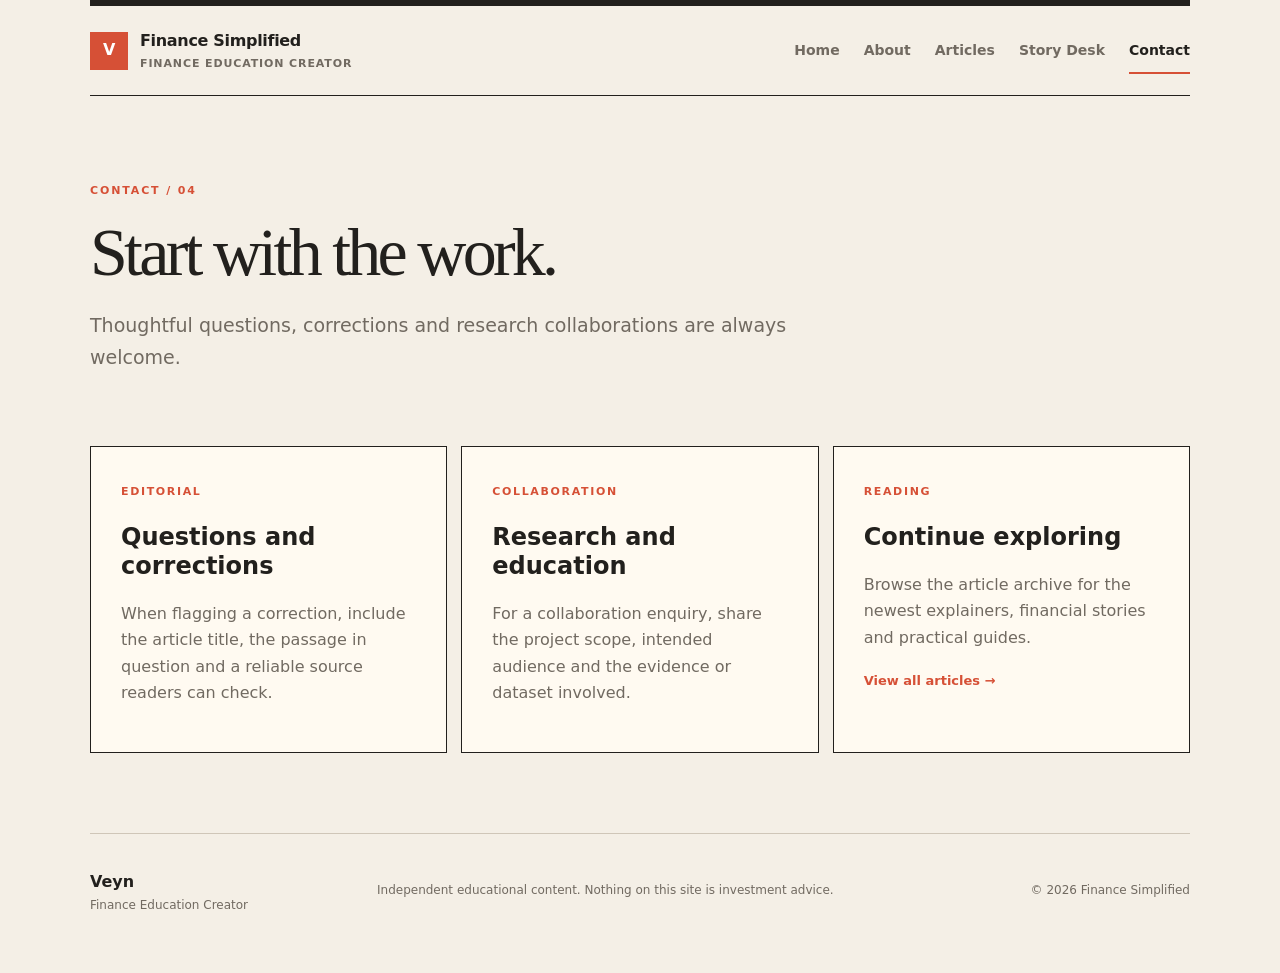
<file: contact.html>
<!doctype html>
<html lang="en">
<head>
  <meta charset="utf-8">
  <meta name="viewport" content="width=device-width, initial-scale=1">
  <meta name="description" content="Contact and collaboration information for Veyn.">
  <meta name="theme-color" content="#10141f">
  <title>Contact · Veyn</title>
  <link rel="stylesheet" href="css/main.css">
  <link rel="stylesheet" href="css/theme.css">
  <link rel="stylesheet" href="css/responsive.css?v=20260813">
  <script src="config.js"></script>
  <script src="js/main.js" defer></script>
</head>
<body class="theme-editorial">
  <a class="skip-link" href="#content">Skip to content</a>
  <div class="site-shell">
    <header class="site-header"><a class="brand" href="index.html"><span class="brand-mark">V</span><span>Finance Simplified<small>Finance Education Creator</small></span></a><button class="nav-toggle" aria-expanded="false" aria-label="Toggle navigation">Menu</button><nav><a href="index.html">Home</a><a href="about.html">About</a><a href="articles.html">Articles</a><a href="research.html">Story Desk</a><a href="contact.html" aria-current="page">Contact</a></nav></header>
    <main id="content"><section class="page-hero"><span class="kicker">CONTACT / 04</span><h1>Start with the work.</h1><p>Thoughtful questions, corrections and research collaborations are always welcome.</p></section><section class="contact-grid"><div><span>Editorial</span><h2>Questions and corrections</h2><p>When flagging a correction, include the article title, the passage in question and a reliable source readers can check.</p></div><div><span>Collaboration</span><h2>Research and education</h2><p>For a collaboration enquiry, share the project scope, intended audience and the evidence or dataset involved.</p></div><div><span>Reading</span><h2>Continue exploring</h2><p>Browse the article archive for the newest explainers, financial stories and practical guides.</p><a class="text-link" href="articles.html">View all articles →</a></div></section></main>
    <footer><div><strong>Veyn</strong><span>Finance Education Creator</span></div><p>Independent educational content. Nothing on this site is investment advice.</p><p>© <span data-year></span> Finance Simplified</p></footer>
  </div>
</body>
</html>
</file>
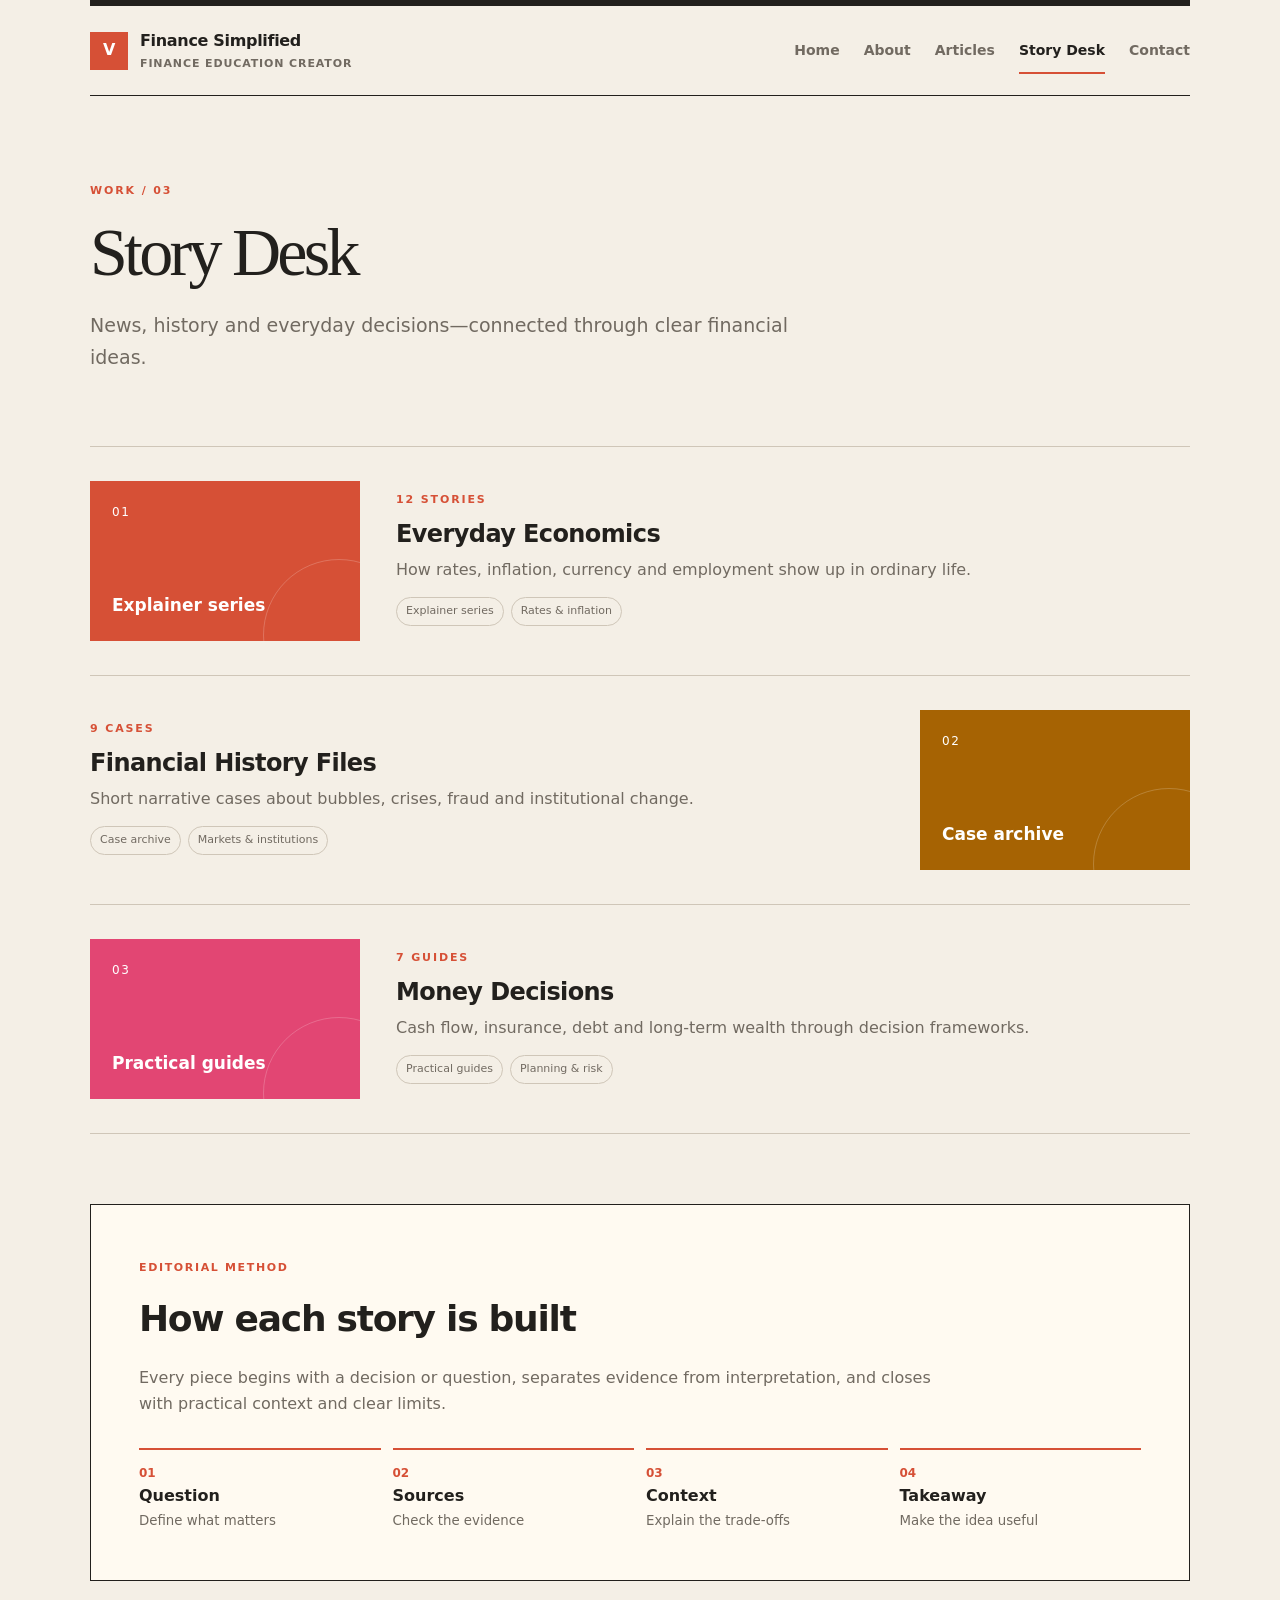
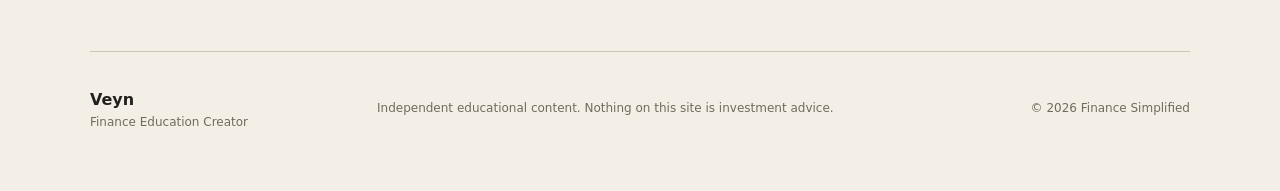
<file: research.html>
<!doctype html>
<html lang="en">
<head>
  <meta charset="utf-8">
  <meta name="viewport" content="width=device-width, initial-scale=1">
  <meta name="description" content="Veyn's research and project archive.">
  <meta name="theme-color" content="#10141f">
  <title>Story Desk · Veyn</title>
  <link rel="stylesheet" href="css/main.css">
  <link rel="stylesheet" href="css/theme.css">
  <link rel="stylesheet" href="css/responsive.css?v=20260813">
  <script src="config.js"></script>
  <script src="js/main.js" defer></script>
</head>
<body class="theme-editorial">
  <a class="skip-link" href="#content">Skip to content</a>
  <div class="site-shell">
    <header class="site-header"><a class="brand" href="index.html"><span class="brand-mark">V</span><span>Finance Simplified<small>Finance Education Creator</small></span></a><button class="nav-toggle" aria-expanded="false" aria-label="Toggle navigation">Menu</button><nav><a href="index.html">Home</a><a href="about.html">About</a><a href="articles.html">Articles</a><a href="research.html" aria-current="page">Story Desk</a><a href="contact.html">Contact</a></nav></header>
    <main id="content"><section class="page-hero"><span class="kicker">WORK / 03</span><h1>Story Desk</h1><p>News, history and everyday decisions—connected through clear financial ideas.</p></section><section class="publication-list"><article class="publication research-item"><div class="pub-visual visual-1"><span>01</span><b>Explainer series</b></div><div class="pub-copy"><span class="eyebrow">12 stories</span><h3>Everyday Economics</h3><p>How rates, inflation, currency and employment show up in ordinary life.</p><div class="pub-meta"><span>Explainer series</span><span>Rates & inflation</span></div></div></article><article class="publication research-item"><div class="pub-visual visual-2"><span>02</span><b>Case archive</b></div><div class="pub-copy"><span class="eyebrow">9 cases</span><h3>Financial History Files</h3><p>Short narrative cases about bubbles, crises, fraud and institutional change.</p><div class="pub-meta"><span>Case archive</span><span>Markets & institutions</span></div></div></article><article class="publication research-item"><div class="pub-visual visual-3"><span>03</span><b>Practical guides</b></div><div class="pub-copy"><span class="eyebrow">7 guides</span><h3>Money Decisions</h3><p>Cash flow, insurance, debt and long-term wealth through decision frameworks.</p><div class="pub-meta"><span>Practical guides</span><span>Planning & risk</span></div></div></article></section><section class="method"><span>Editorial method</span><h2>How each story is built</h2><p>Every piece begins with a decision or question, separates evidence from interpretation, and closes with practical context and clear limits.</p><div class="method-grid"><div><b>01</b><strong>Question</strong><small>Define what matters</small></div><div><b>02</b><strong>Sources</strong><small>Check the evidence</small></div><div><b>03</b><strong>Context</strong><small>Explain the trade-offs</small></div><div><b>04</b><strong>Takeaway</strong><small>Make the idea useful</small></div></div></section></main>
    <footer><div><strong>Veyn</strong><span>Finance Education Creator</span></div><p>Independent educational content. Nothing on this site is investment advice.</p><p>© <span data-year></span> Finance Simplified</p></footer>
  </div>
</body>
</html>
</file>
<file: css/main.css>
:root{--bg:#f7f7f5;--surface:#fff;--ink:#18202b;--muted:#68717d;--line:#dce0e4;--accent:#1772d0;--accent2:#f09228;--shadow:0 18px 50px rgba(16,24,40,.08);--radius:18px}*{box-sizing:border-box}html{scroll-behavior:smooth}body{margin:0;background:var(--bg);color:var(--ink);font-family:Inter,ui-sans-serif,system-ui,-apple-system,"Segoe UI",sans-serif;font-size:16px;line-height:1.65}.skip-link{position:fixed;left:12px;top:-60px;background:var(--ink);color:var(--surface);padding:10px 14px;z-index:99}.skip-link:focus{top:12px}a{color:var(--accent);text-decoration:none}a:hover{color:var(--accent2)}img{max-width:100%;display:block}.site-shell{width:min(1100px,calc(100% - 40px));margin:auto}.site-header{min-height:96px;display:flex;align-items:center;justify-content:space-between;border-bottom:1px solid var(--line);gap:24px}.brand{display:flex;align-items:center;gap:12px;color:var(--ink);font-weight:800;letter-spacing:-.02em}.brand small{display:block;color:var(--muted);font-size:11px;font-weight:600;letter-spacing:.08em;text-transform:uppercase}.brand-mark{width:38px;height:38px;display:grid;place-items:center;border:1px solid var(--line);border-radius:50%;color:var(--accent)}nav{display:flex;align-items:center;gap:24px}nav a{color:var(--muted);font-size:14px;font-weight:650}nav a[aria-current=page]{color:var(--ink);position:relative}nav a[aria-current=page]:after{content:"";position:absolute;left:0;right:0;bottom:-12px;height:2px;background:var(--accent)}.nav-toggle{display:none}.hero{display:grid;grid-template-columns:minmax(0,1.65fr) minmax(280px,.85fr);gap:64px;align-items:center;padding:78px 0 72px}.kicker,.eyebrow{font-size:11px;font-weight:800;letter-spacing:.17em;text-transform:uppercase;color:var(--accent)}.hero-name{font-size:clamp(54px,9vw,104px);line-height:.9;letter-spacing:-.07em;margin:22px 0 8px;font-weight:850}.hero h1{font-size:clamp(22px,3vw,34px);line-height:1.1;margin:0 0 24px;font-weight:650}.lead{font-size:18px;line-height:1.7;color:var(--muted);max-width:720px}.school{display:flex;flex-direction:column;border-left:3px solid var(--accent);padding-left:15px;margin:28px 0}.school span{font-size:13px;color:var(--muted)}.hero-links{display:flex;gap:12px;flex-wrap:wrap}.button{display:inline-flex;align-items:center;justify-content:center;min-height:44px;padding:0 18px;border-radius:99px;background:var(--accent);color:white;font-size:14px;font-weight:750}.button:hover{color:white;filter:brightness(1.08)}.button.ghost{background:transparent;color:var(--ink);border:1px solid var(--line)}.topic-row{display:flex;gap:8px;flex-wrap:wrap;margin-top:26px}.topic-row span,.pub-meta span{font-size:11px;border:1px solid var(--line);border-radius:99px;padding:4px 9px;color:var(--muted)}.section-intro{display:grid;grid-template-columns:1fr 1fr;gap:40px;align-items:end;padding:56px 0 24px;border-top:1px solid var(--line)}.section-intro.compact{margin-top:40px}.section-intro>div{display:flex;align-items:center;gap:18px}.section-intro h2,.page-hero h1{font-size:clamp(38px,6vw,68px);letter-spacing:-.055em;line-height:1;margin:0}.section-intro p{margin:0;color:var(--muted);max-width:520px}.section-no{font-variant-numeric:tabular-nums;color:var(--accent);font-weight:800}.publication-list{display:flex;flex-direction:column}.publication{display:grid;grid-template-columns:270px 1fr;gap:36px;padding:34px 0;border-top:1px solid var(--line);align-items:center}.publication:last-child{border-bottom:1px solid var(--line)}.pub-visual{height:160px;position:relative;padding:22px;display:flex;flex-direction:column;justify-content:space-between;border-radius:var(--radius);background:linear-gradient(135deg,color-mix(in srgb,var(--accent) 78%,#111),#101827);color:white;overflow:hidden;box-shadow:var(--shadow)}.pub-visual:after{content:"";position:absolute;width:150px;height:150px;border:1px solid rgba(255,255,255,.2);border-radius:50%;right:-55px;bottom:-70px}.pub-visual span{font-size:12px;letter-spacing:.14em}.pub-visual b{font-size:17px;max-width:170px}.visual-2{filter:hue-rotate(34deg)}.visual-3{filter:hue-rotate(-30deg)}.visual-4{filter:saturate(.7)}.pub-copy h3{font-size:24px;line-height:1.25;letter-spacing:-.025em;margin:8px 0}.pub-copy h3 a{color:var(--ink)}.pub-copy p{margin:0 0 14px;color:var(--muted)}.pub-meta{display:flex;gap:7px;flex-wrap:wrap;margin:12px 0}.text-link{font-size:13px;font-weight:750}.research-preview{display:grid;grid-template-columns:repeat(3,1fr);gap:14px;margin-bottom:80px}.research-preview a{min-height:176px;padding:24px;border:1px solid var(--line);border-radius:var(--radius);background:var(--surface);display:flex;flex-direction:column;color:var(--ink);transition:.2s}.research-preview a:hover{transform:translateY(-4px);box-shadow:var(--shadow)}.research-preview span,.research-preview small{font-size:11px;color:var(--muted);text-transform:uppercase;letter-spacing:.1em}.research-preview strong{font-size:20px;line-height:1.3;margin:18px 0 auto}.newsletter{margin:20px 0 80px;padding:48px;border-radius:calc(var(--radius) * 1.4);background:var(--ink);color:var(--surface)}.newsletter>span{color:var(--accent);font-size:12px;font-weight:800;text-transform:uppercase;letter-spacing:.15em}.newsletter h2{font-size:clamp(30px,5vw,54px);line-height:1.05;letter-spacing:-.045em;margin:12px 0}.newsletter p{color:color-mix(in srgb,var(--surface) 70%,transparent);max-width:680px}.page-hero{padding:80px 0 54px;max-width:850px}.page-hero h1{margin:16px 0 24px}.page-hero p{font-size:19px;color:var(--muted);max-width:760px}.page-hero code,.method code,.contact-grid code{font-size:.84em;background:color-mix(in srgb,var(--accent) 10%,transparent);padding:2px 6px;border-radius:6px}.about-grid{display:grid;grid-template-columns:minmax(280px,.85fr) 1.35fr;gap:64px;padding-bottom:60px}.about-grid img{border-radius:var(--radius);aspect-ratio:1/1;object-fit:cover}.about-grid h2{font-size:28px;margin:0 0 16px}.about-grid h2:not(:first-child){margin-top:38px}.about-grid dl{display:grid;grid-template-columns:120px 1fr;margin:0}.about-grid dt,.about-grid dd{padding:12px 0;border-bottom:1px solid var(--line)}.about-grid dt{color:var(--muted);font-size:13px}.about-grid dd{margin:0;font-weight:650}.principles{padding:0;list-style:none}.principles li{padding:13px 0 13px 28px;border-bottom:1px solid var(--line);position:relative}.principles li:before{content:"✓";position:absolute;left:0;color:var(--accent);font-weight:900}.quote{margin:20px 0 80px;padding:46px;border:1px solid var(--line);border-radius:var(--radius);background:var(--surface)}.quote p{font-family:Georgia,serif;font-size:clamp(26px,4vw,40px);line-height:1.3;margin:0 0 20px}.filter-row{display:flex;gap:8px;flex-wrap:wrap;margin-bottom:18px}.filter-row button{border:1px solid var(--line);background:transparent;color:var(--muted);border-radius:99px;padding:8px 13px;cursor:pointer}.filter-row button.active{background:var(--ink);color:var(--surface)}.method{margin:70px 0;padding:48px;border-radius:var(--radius);background:var(--surface);border:1px solid var(--line)}.method>span,.contact-grid>div>span{font-size:11px;color:var(--accent);font-weight:800;text-transform:uppercase;letter-spacing:.15em}.method h2{font-size:36px;letter-spacing:-.035em;margin:10px 0}.method p{color:var(--muted);max-width:800px}.method-grid{display:grid;grid-template-columns:repeat(4,1fr);gap:12px;margin-top:30px}.method-grid div{border-top:2px solid var(--accent);padding-top:14px;display:flex;flex-direction:column}.method-grid b{color:var(--accent);font-size:12px}.method-grid small{color:var(--muted)}.contact-grid{display:grid;grid-template-columns:repeat(3,1fr);gap:14px;margin-bottom:80px}.contact-grid>div{padding:30px;border:1px solid var(--line);border-radius:var(--radius);background:var(--surface)}.contact-grid h2{font-size:24px;line-height:1.2}.contact-grid p{color:var(--muted)}.article-detail{max-width:820px;margin:70px auto}.article-detail h1{font-size:clamp(40px,7vw,72px);letter-spacing:-.055em;line-height:1.02}.article-detail .dek{font-size:21px;color:var(--muted)}.article-body{font-family:Georgia,serif;font-size:19px;line-height:1.85}.article-body h2{font-family:Inter,system-ui,sans-serif;font-size:30px;letter-spacing:-.03em;margin-top:48px}.article-body blockquote{border-left:3px solid var(--accent);margin:32px 0;padding:1px 0 1px 24px;color:var(--muted)}footer{min-height:140px;padding:35px 0;border-top:1px solid var(--line);display:grid;grid-template-columns:1fr 2fr 1fr;gap:24px;color:var(--muted);font-size:12px;align-items:start}footer div{display:flex;flex-direction:column}footer strong{color:var(--ink);font-size:16px}footer p:last-child{text-align:right}
</file>
<file: css/theme.css>
:root{--bg:#f4efe6;--surface:#fffaf1;--ink:#22201d;--muted:#716a61;--line:#cfc6b8;--accent:#d65036;--accent2:#174b4c;--radius:0}.site-header{border-top:6px solid var(--ink);border-bottom:1px solid var(--ink)}.brand-mark{border-radius:0;border:0;background:var(--accent);color:white}.hero{grid-template-columns:1.1fr .9fr}.hero-copy{border-right:1px solid var(--line);padding-right:46px}.hero-name,.section-intro h2,.page-hero h1{font-family:Georgia,serif;font-weight:500}.hero h1{font-family:Georgia,serif;font-style:italic}.issue-card{border:1px solid var(--ink);padding:18px;background:var(--surface);box-shadow:10px 10px 0 var(--accent)}.issue-card>span{font-size:10px;letter-spacing:.16em;font-weight:800}.issue-card img{width:100%;aspect-ratio:1.15/1;object-fit:cover;filter:saturate(.8);margin:14px 0}.issue-card p{font-size:11px;text-transform:uppercase;letter-spacing:.14em;color:var(--muted);margin-bottom:4px}.issue-card strong{font-family:Georgia,serif;display:block;font-size:24px;line-height:1.1;margin-bottom:14px}.publication:nth-child(even){grid-template-columns:1fr 270px}.publication:nth-child(even) .pub-visual{order:2}.pub-visual{background:var(--accent);box-shadow:none}.newsletter{background:var(--accent2)}.research-preview a,.quote,.method,.contact-grid>div{border-color:var(--ink)}
</file>
<file: css/responsive.css>
@media(max-width:820px){.site-shell{width:min(100% - 28px,1100px)}.site-header{min-height:76px;position:relative}.nav-toggle{display:block;border:1px solid var(--line);background:transparent;color:var(--ink);border-radius:99px;padding:8px 13px}.site-header nav{display:none;position:absolute;top:68px;left:0;right:0;z-index:20;background:var(--surface);border:1px solid var(--line);border-radius:14px;padding:14px;box-shadow:var(--shadow);flex-direction:column;align-items:stretch;gap:0}.site-header nav.open{display:flex}.site-header nav a{padding:11px}.site-header nav a:after{display:none}.hero{grid-template-columns:1fr;gap:34px;padding:54px 0}.hero-copy{border-right:0;padding-right:0}.hero-name{font-size:68px}.section-intro{grid-template-columns:1fr;gap:16px}.publication,.publication:nth-child(even){grid-template-columns:1fr;gap:18px}.publication:nth-child(even) .pub-visual{order:0}.pub-visual{height:150px}.research-preview,.contact-grid{grid-template-columns:1fr}.about-grid{grid-template-columns:1fr;gap:32px}.about-grid img{max-width:520px}.method-grid{grid-template-columns:repeat(2,1fr)}footer{grid-template-columns:1fr}footer p:last-child{text-align:left}}@media(max-width:520px){body{font-size:15px}.hero-name{font-size:55px}.hero-links{flex-direction:column;align-items:stretch}.section-intro h2,.page-hero h1{font-size:42px}.newsletter,.method,.quote{padding:28px}.about-grid dl{grid-template-columns:1fr}.about-grid dt{padding-bottom:0;border:0}.method-grid{grid-template-columns:1fr}.article-detail{margin:44px 0}.article-detail h1{font-size:42px}}@media(prefers-reduced-motion:reduce){*{scroll-behavior:auto!important;transition:none!important}}
</file>
